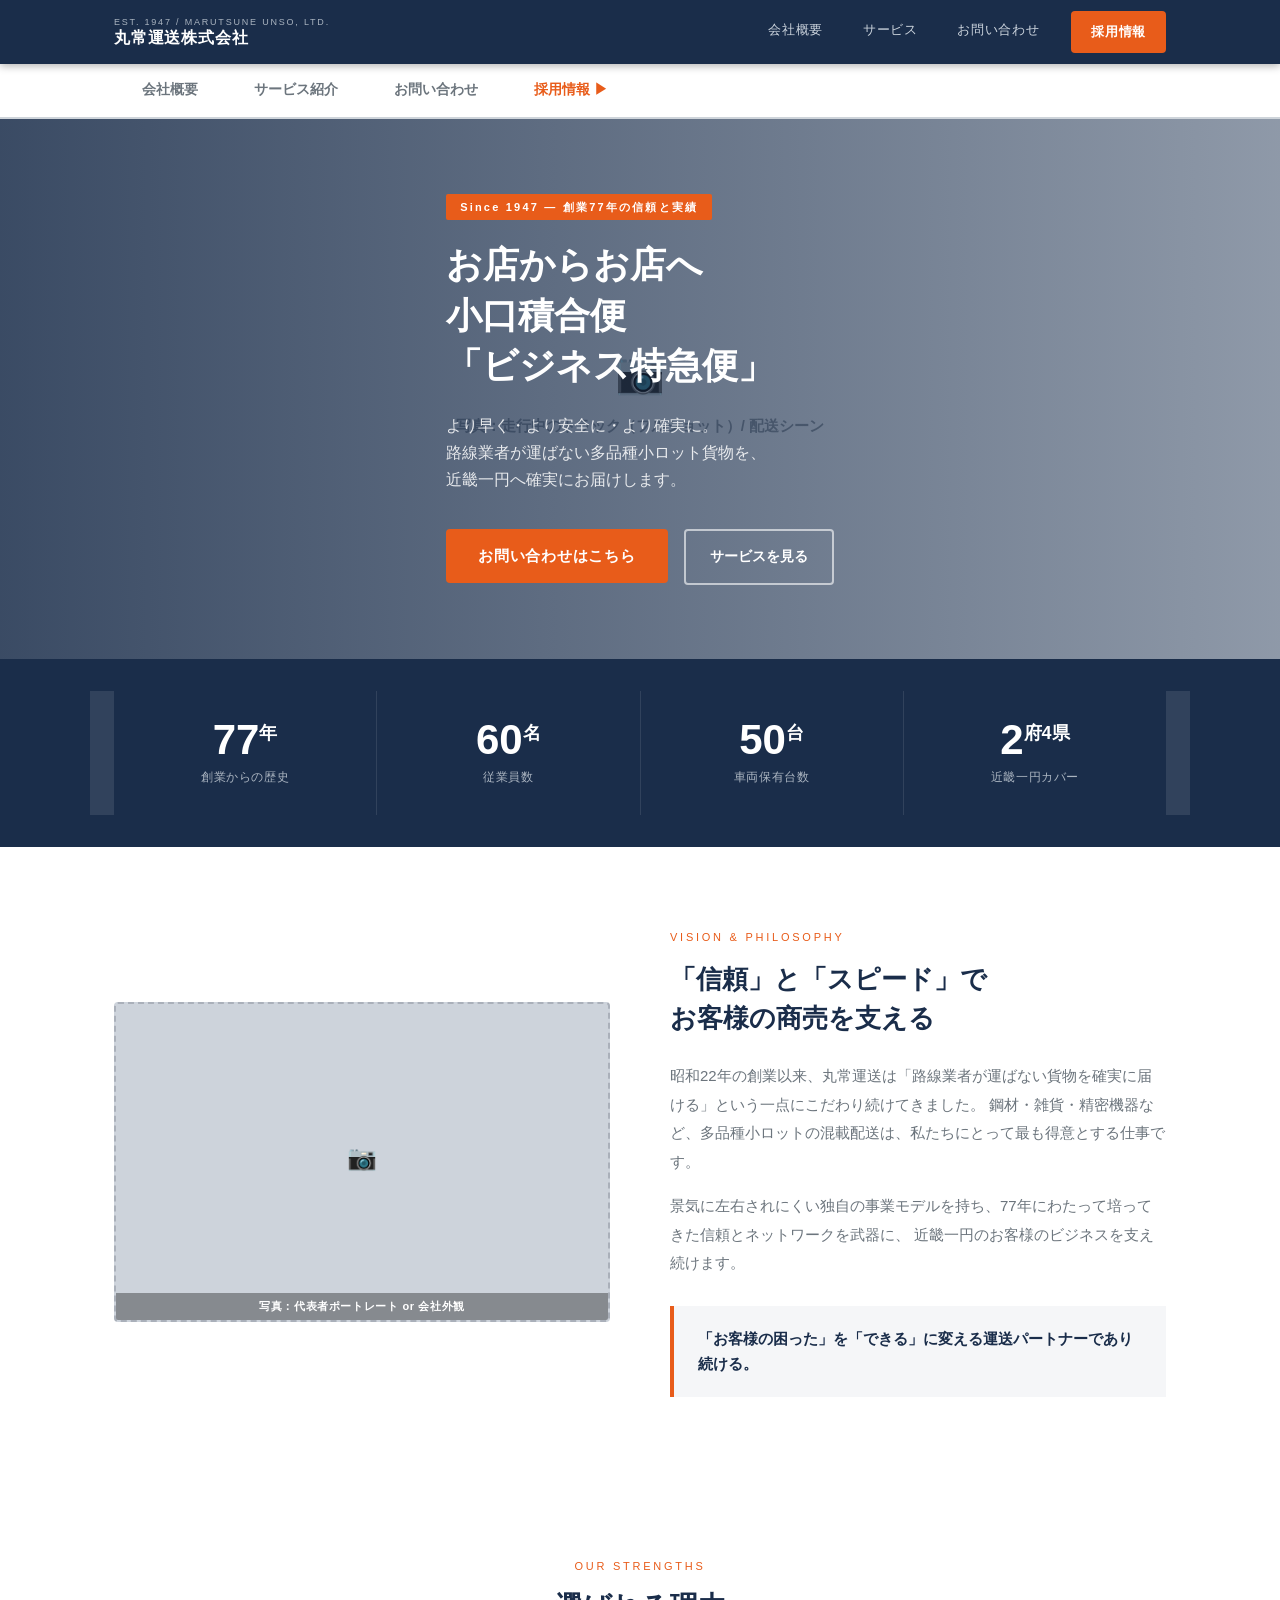
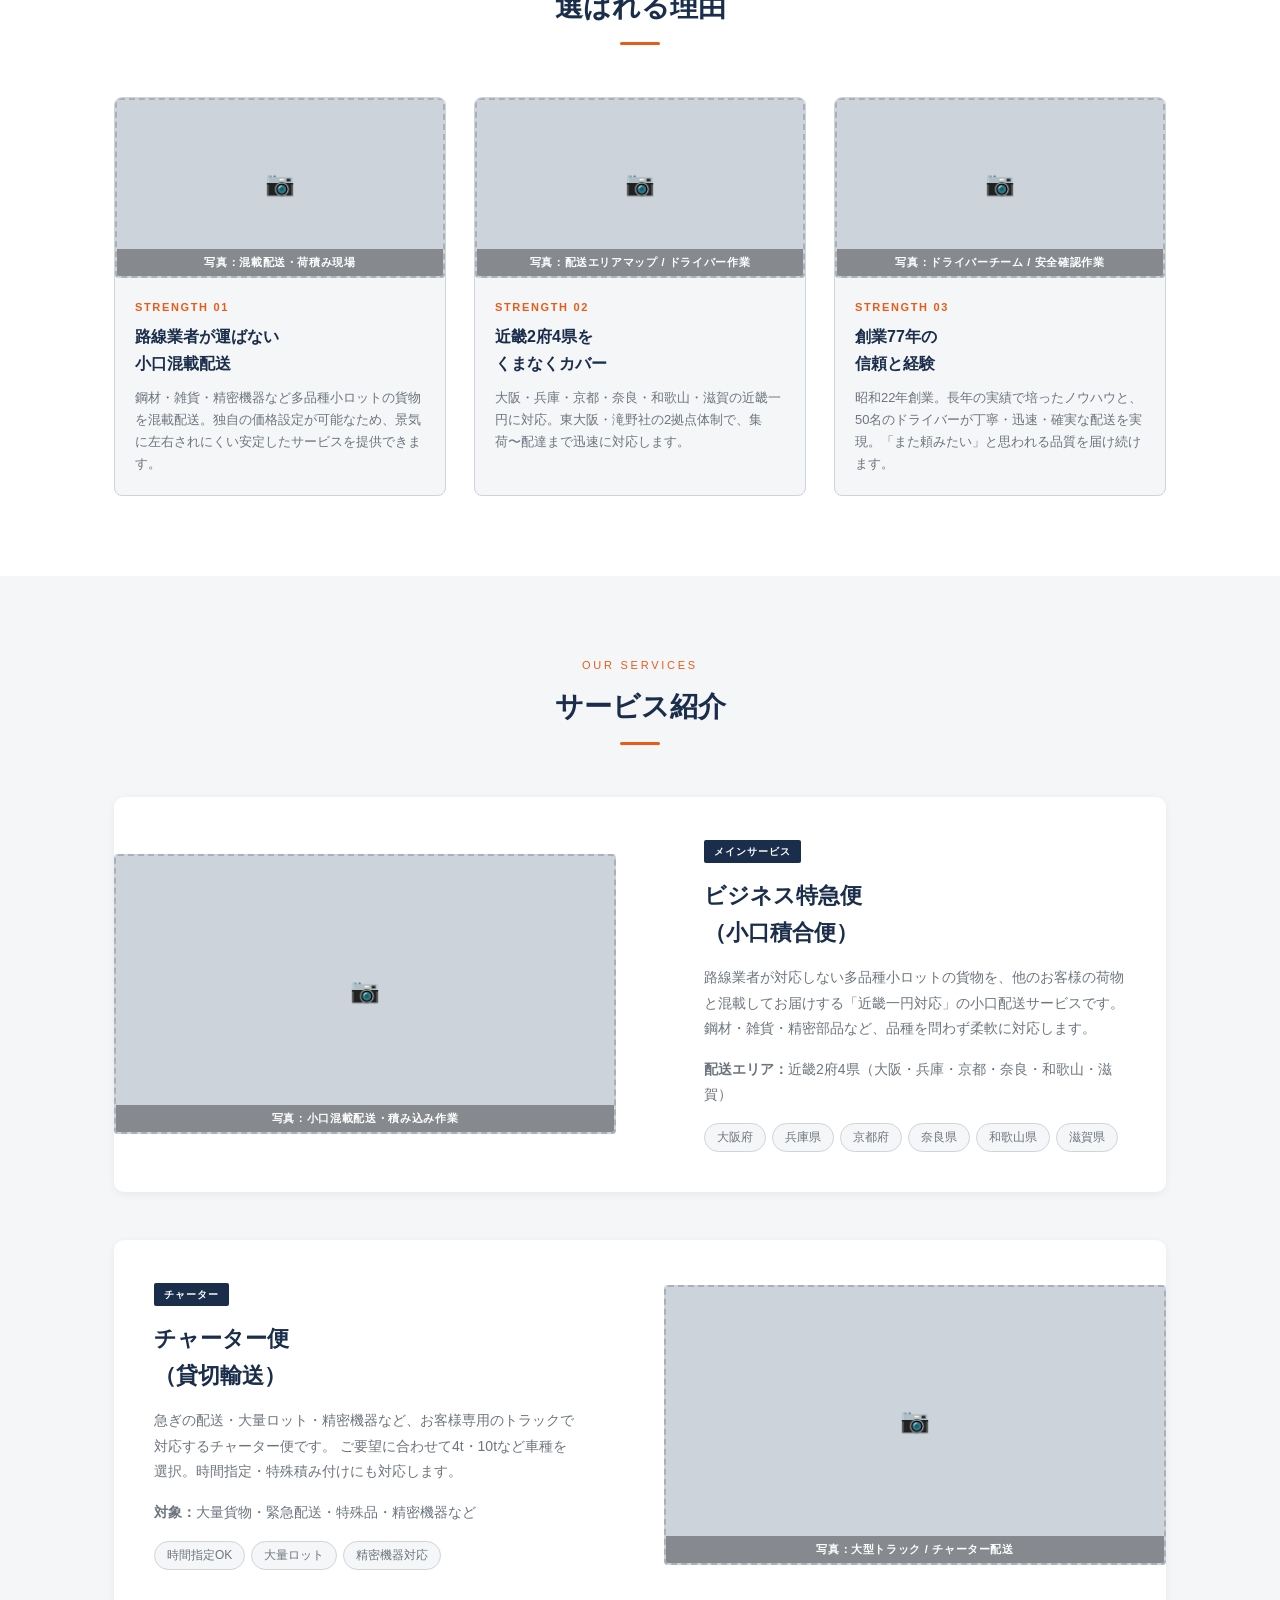
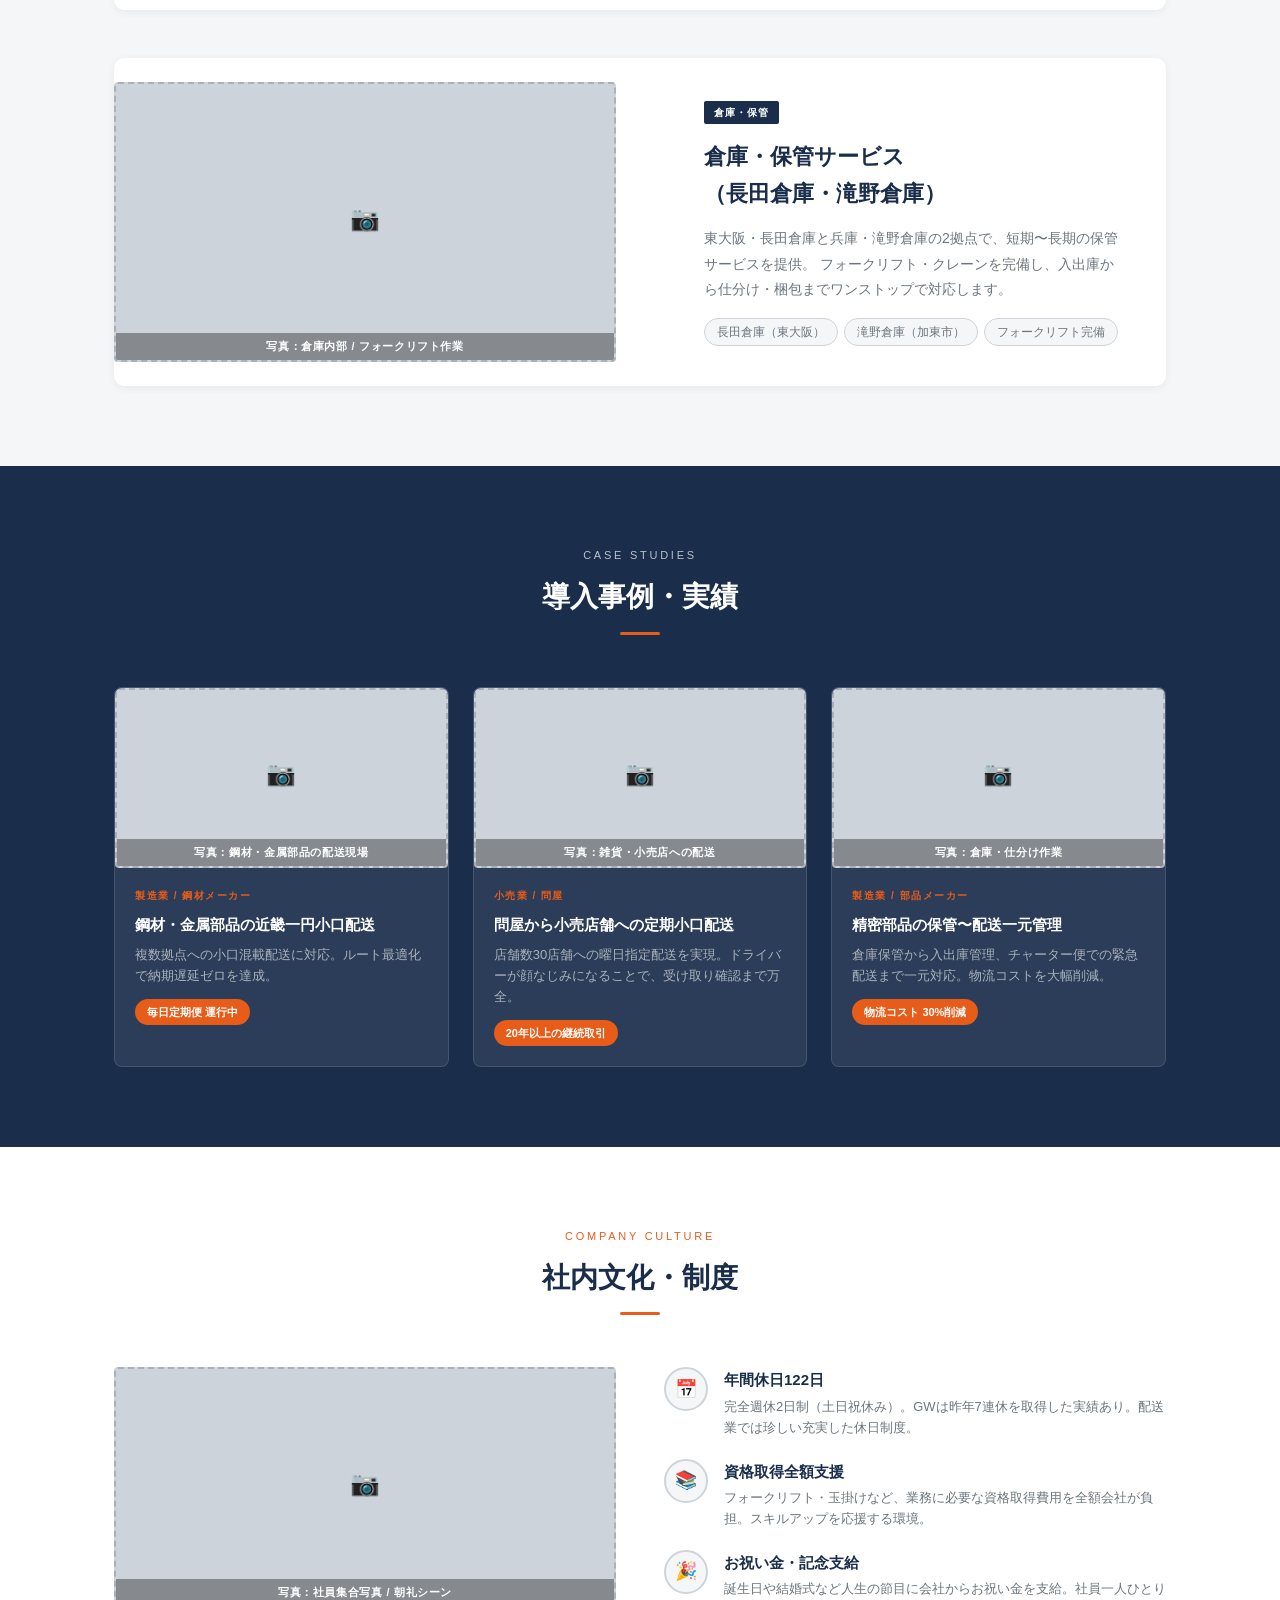
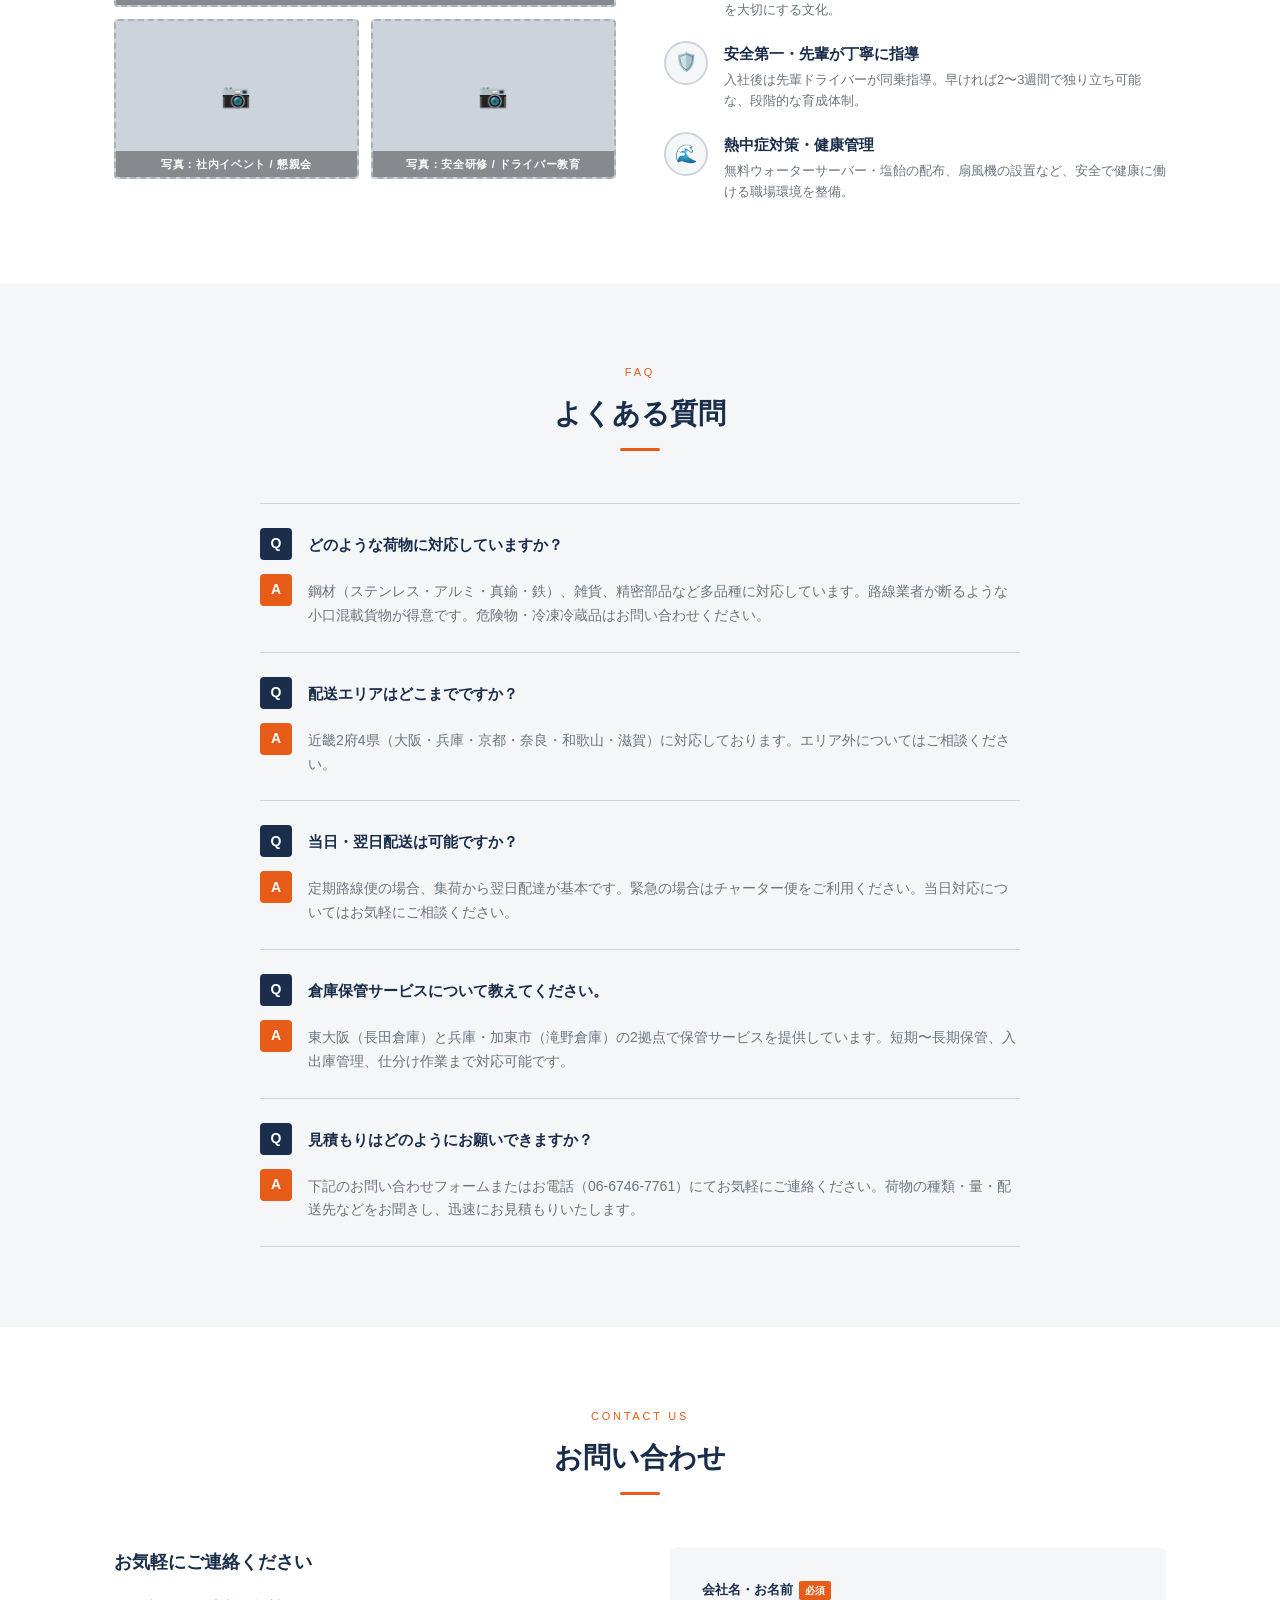
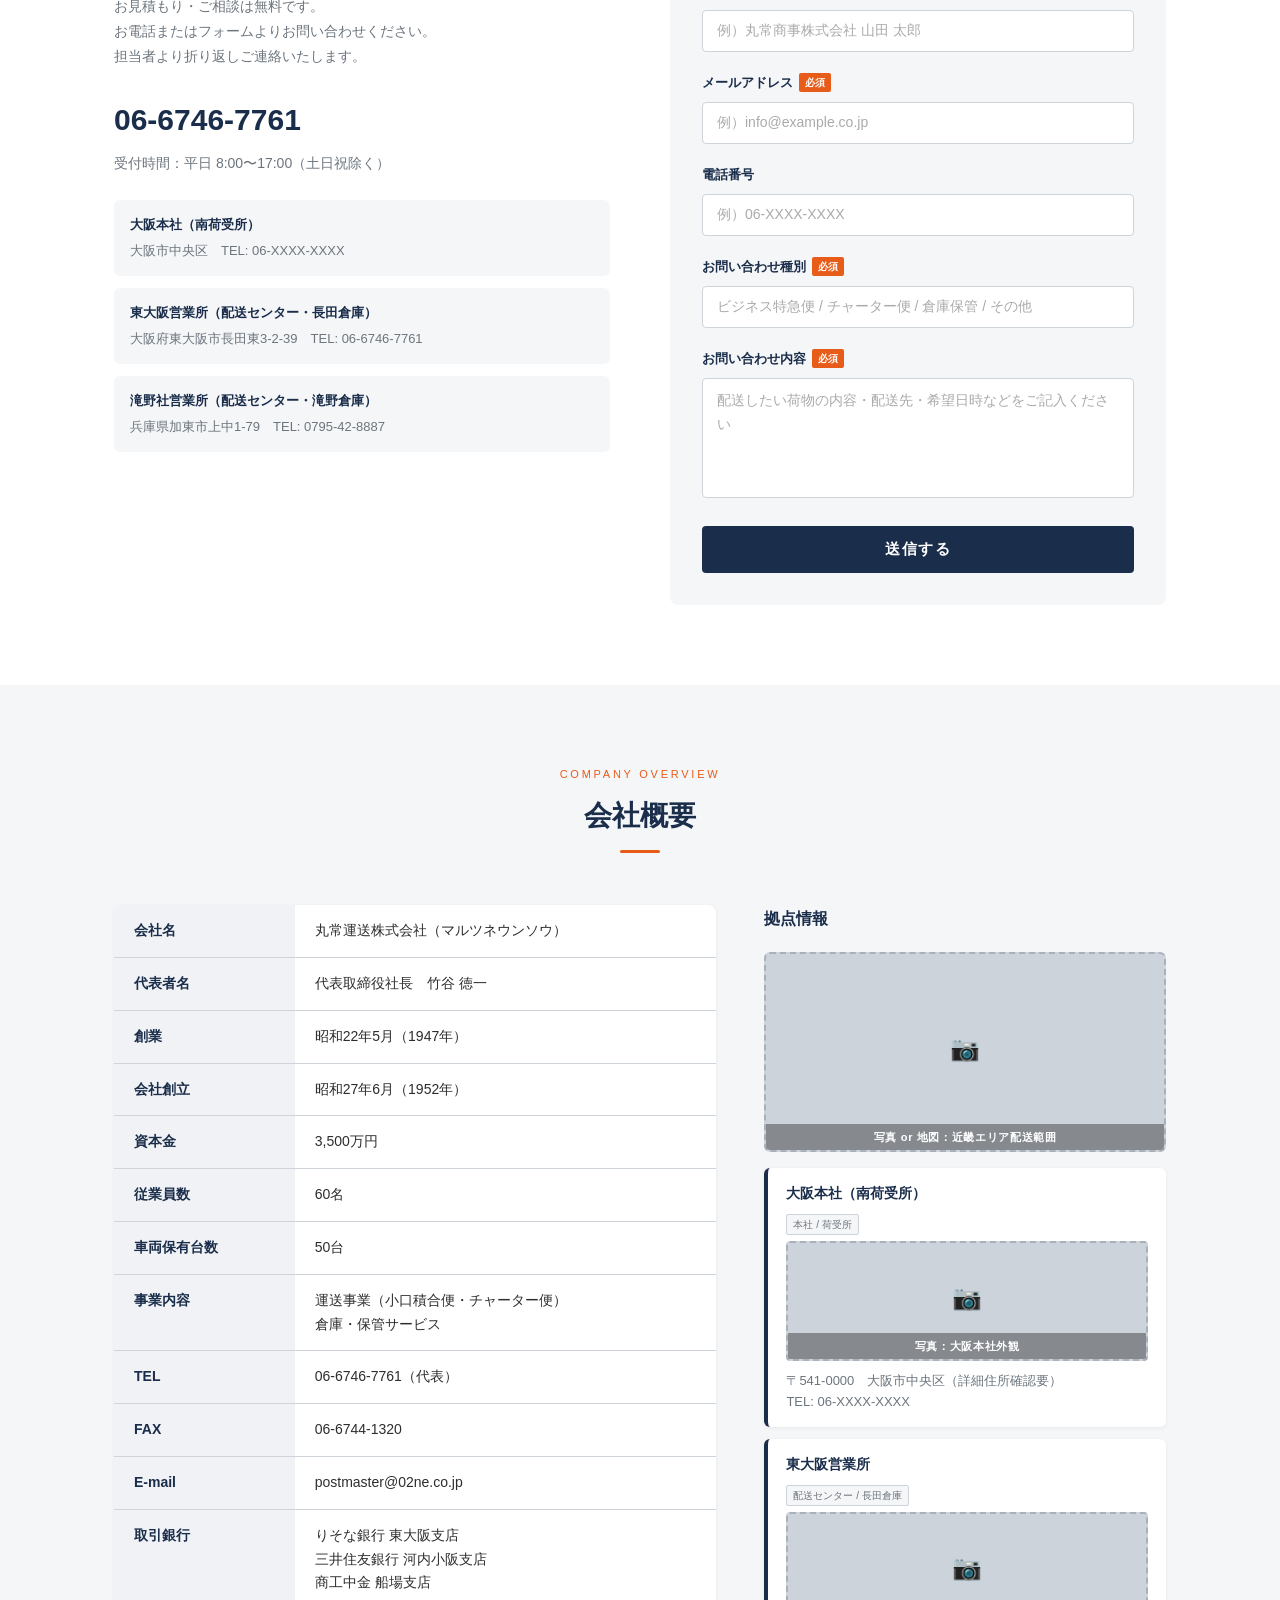
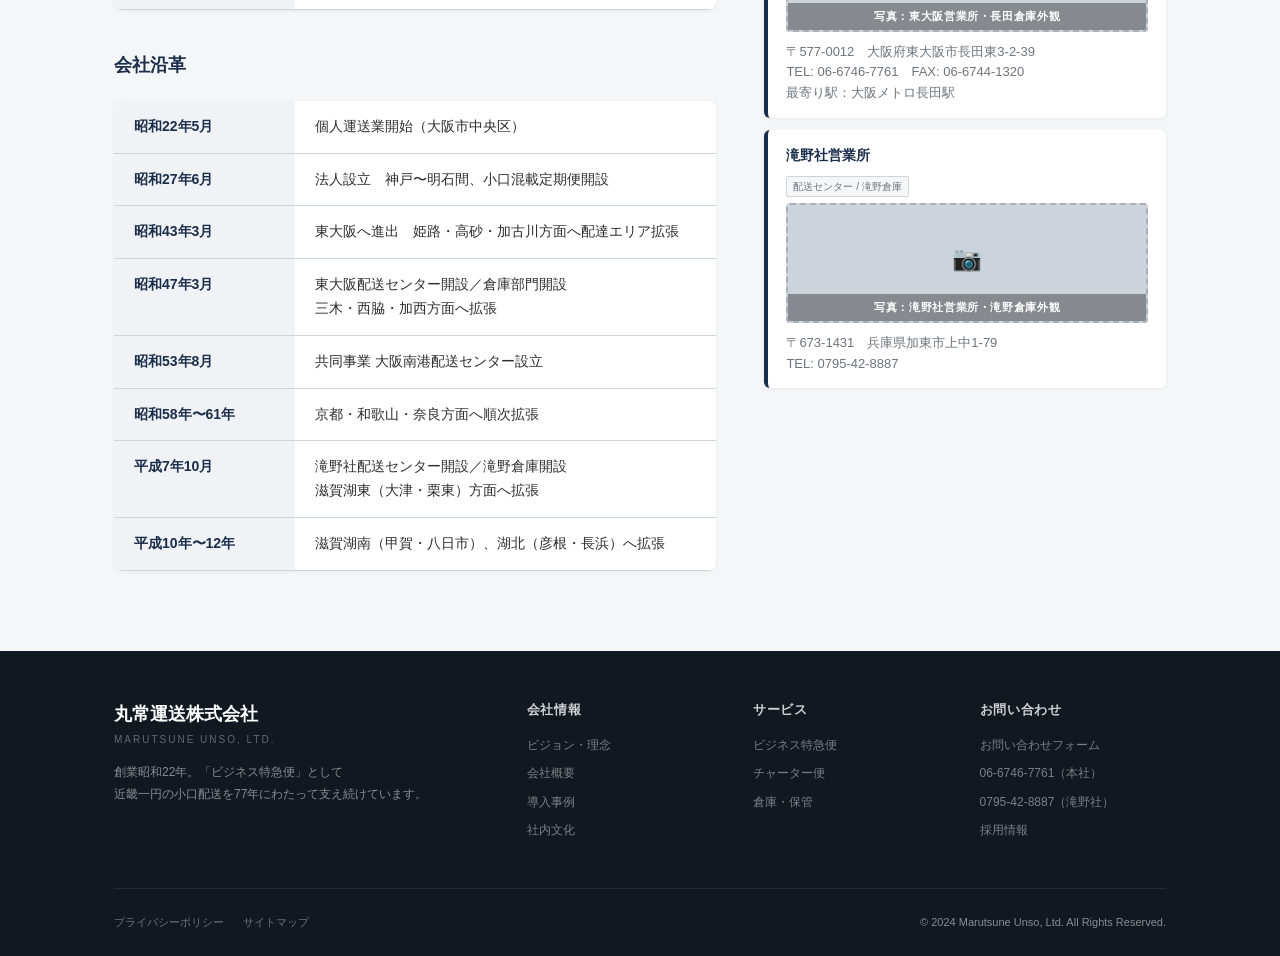
<file: index.html>
<!DOCTYPE html>
<html lang="ja">
<head>
  <meta charset="UTF-8">
  <meta name="viewport" content="width=device-width, initial-scale=1.0">
  <title>丸常運送株式会社 | 近畿一円 小口配達「ビジネス特急便」</title>
  <link rel="stylesheet" href="css/style.css">
  <style>
    /* ─── ページタブ スクロール連動（JS不使用の簡易版） ─── */
    .page-tabs a[href="#company"]:target-within,
    .page-tabs a.active { color: var(--color-primary); border-bottom-color: var(--color-primary); }
  </style>
</head>
<body>

<!-- ==============================
     グローバルヘッダー
     ============================== -->
<header class="site-header">
  <div class="container">
    <a href="index.html" class="site-logo">
      <span class="logo-en">Est. 1947 / Marutsune Unso, Ltd.</span>
      <span class="logo-ja">丸常運送株式会社</span>
    </a>
    <nav class="site-nav">
      <a href="#company">会社概要</a>
      <a href="#services">サービス</a>
      <a href="#contact">お問い合わせ</a>
      <a href="recruit.html" class="btn-recruit">採用情報</a>
    </nav>
    <button class="hamburger" id="hamburger" aria-label="メニュー">
      <span></span><span></span><span></span>
    </button>
  </div>
</header>

<!-- モバイルナビドロワー -->
<nav class="nav-drawer" id="nav-drawer">
  <a href="#company">会社概要</a>
  <a href="#services">サービス</a>
  <a href="#contact">お問い合わせ</a>
  <a href="recruit.html" class="btn-recruit">採用情報</a>
</nav>

<!-- ==============================
     ページタブ（セクション内リンク）
     ============================== -->
<nav class="page-tabs">
  <div class="container">
    <a href="#company" class="active">会社概要</a>
    <a href="#services">サービス紹介</a>
    <a href="#contact">お問い合わせ</a>
    <a href="recruit.html" class="tab-recruit">採用情報 ▶</a>
  </div>
</nav>

<!-- ==============================
  1. メインビジュアル（ヒーロー）
============================== -->
<section class="hero">
  <!-- 写真エリア：トラックが走るカットや倉庫の全景など -->
  <div class="hero-bg">
    写真：走行中のトラック（フルショット）/ 配送シーン
  </div>
  <div class="hero-overlay"></div>
  <div class="container">
    <div class="hero-content">
      <span class="hero-eyebrow">Since 1947 — 創業77年の信頼と実績</span>
      <h1>お店からお店へ<br>小口積合便<br>「ビジネス特急便」</h1>
      <p class="hero-sub">
        より早く・より安全に・より確実に。<br>
        路線業者が運ばない多品種小ロット貨物を、<br>
        近畿一円へ確実にお届けします。
      </p>
      <a href="#contact" class="hero-cta">お問い合わせはこちら</a>
      <a href="#services" class="hero-cta-sub">サービスを見る</a>
    </div>
  </div>
</section>

<!-- ==============================
  数字で見る丸常運送
============================== -->
<div class="stats-bar">
  <div class="container">
    <div class="stat-item">
      <div class="stat-num">77<sup>年</sup></div>
      <div class="stat-label">創業からの歴史</div>
    </div>
    <div class="stat-item">
      <div class="stat-num">60<sup>名</sup></div>
      <div class="stat-label">従業員数</div>
    </div>
    <div class="stat-item">
      <div class="stat-num">50<sup>台</sup></div>
      <div class="stat-label">車両保有台数</div>
    </div>
    <div class="stat-item">
      <div class="stat-num">2<sup>府4県</sup></div>
      <div class="stat-label">近畿一円カバー</div>
    </div>
  </div>
</div>

<!-- ==============================
  2. ビジョン・理念
============================== -->
<section class="vision" id="vision">
  <div class="container">
    <div class="vision-inner">
      <!-- 写真：代表者ポートレート or 会社外観 -->
      <div class="photo vision-photo">
        <div class="photo-label">写真：代表者ポートレート or 会社外観</div>
      </div>
      <div class="vision-text">
        <p class="label">VISION &amp; PHILOSOPHY</p>
        <h2>「信頼」と「スピード」で<br>お客様の商売を支える</h2>
        <p>
          昭和22年の創業以来、丸常運送は「路線業者が運ばない貨物を確実に届ける」という一点にこだわり続けてきました。
          鋼材・雑貨・精密機器など、多品種小ロットの混載配送は、私たちにとって最も得意とする仕事です。
        </p>
        <p>
          景気に左右されにくい独自の事業モデルを持ち、77年にわたって培ってきた信頼とネットワークを武器に、
          近畿一円のお客様のビジネスを支え続けます。
        </p>
        <div class="vision-credo">
          「お客様の困った」を「できる」に変える運送パートナーであり続ける。
        </div>
      </div>
    </div>
  </div>
</section>

<!-- ==============================
  3→4. 強み・選ばれる理由
============================== -->
<section class="strengths" id="strengths">
  <div class="container">
    <div class="section-head">
      <span class="en">Our Strengths</span>
      <h2>選ばれる理由</h2>
    </div>
    <div class="strengths-grid">

      <div class="strength-card">
        <!-- 写真：混載配送の現場 -->
        <div class="photo strength-photo">
          <div class="photo-label">写真：混載配送・荷積み現場</div>
        </div>
        <div class="strength-card-body">
          <p class="num">STRENGTH 01</p>
          <h3>路線業者が運ばない<br>小口混載配送</h3>
          <p>鋼材・雑貨・精密機器など多品種小ロットの貨物を混載配送。独自の価格設定が可能なため、景気に左右されにくい安定したサービスを提供できます。</p>
        </div>
      </div>

      <div class="strength-card">
        <!-- 写真：近畿エリアの地図 or ドライバー -->
        <div class="photo strength-photo">
          <div class="photo-label">写真：配送エリアマップ / ドライバー作業</div>
        </div>
        <div class="strength-card-body">
          <p class="num">STRENGTH 02</p>
          <h3>近畿2府4県を<br>くまなくカバー</h3>
          <p>大阪・兵庫・京都・奈良・和歌山・滋賀の近畿一円に対応。東大阪・滝野社の2拠点体制で、集荷〜配達まで迅速に対応します。</p>
        </div>
      </div>

      <div class="strength-card">
        <!-- 写真：ベテランドライバーと若手 -->
        <div class="photo strength-photo">
          <div class="photo-label">写真：ドライバーチーム / 安全確認作業</div>
        </div>
        <div class="strength-card-body">
          <p class="num">STRENGTH 03</p>
          <h3>創業77年の<br>信頼と経験</h3>
          <p>昭和22年創業。長年の実績で培ったノウハウと、50名のドライバーが丁寧・迅速・確実な配送を実現。「また頼みたい」と思われる品質を届け続けます。</p>
        </div>
      </div>

    </div>
  </div>
</section>

<!-- ==============================
  5. サービス紹介
============================== -->
<section class="services" id="services">
  <div class="container">
    <div class="section-head">
      <span class="en">Our Services</span>
      <h2>サービス紹介</h2>
    </div>

    <div class="services-list">

      <!-- サービス1：ビジネス特急便 -->
      <div class="service-item">
        <!-- 写真：小口混載配送の積み込み / 配送車 -->
        <div class="photo service-photo">
          <div class="photo-label">写真：小口混載配送・積み込み作業</div>
        </div>
        <div class="service-body">
          <span class="tag">メインサービス</span>
          <h3>ビジネス特急便<br>（小口積合便）</h3>
          <p>
            路線業者が対応しない多品種小ロットの貨物を、他のお客様の荷物と混載してお届けする「近畿一円対応」の小口配送サービスです。
            鋼材・雑貨・精密部品など、品種を問わず柔軟に対応します。
          </p>
          <p>
            <strong>配送エリア：</strong>近畿2府4県（大阪・兵庫・京都・奈良・和歌山・滋賀）
          </p>
          <div class="service-area">
            <span>大阪府</span><span>兵庫県</span><span>京都府</span>
            <span>奈良県</span><span>和歌山県</span><span>滋賀県</span>
          </div>
        </div>
      </div>

      <!-- サービス2：チャーター便 -->
      <div class="service-item reverse">
        <!-- 写真：大型トラック走行 / チャーター便 -->
        <div class="photo service-photo">
          <div class="photo-label">写真：大型トラック / チャーター配送</div>
        </div>
        <div class="service-body">
          <span class="tag">チャーター</span>
          <h3>チャーター便<br>（貸切輸送）</h3>
          <p>
            急ぎの配送・大量ロット・精密機器など、お客様専用のトラックで対応するチャーター便です。
            ご要望に合わせて4t・10tなど車種を選択。時間指定・特殊積み付けにも対応します。
          </p>
          <p>
            <strong>対象：</strong>大量貨物・緊急配送・特殊品・精密機器など
          </p>
          <div class="service-area">
            <span>時間指定OK</span><span>大量ロット</span><span>精密機器対応</span>
          </div>
        </div>
      </div>

      <!-- サービス3：倉庫・保管 -->
      <div class="service-item">
        <!-- 写真：倉庫内部 / フォークリフト作業 -->
        <div class="photo service-photo">
          <div class="photo-label">写真：倉庫内部 / フォークリフト作業</div>
        </div>
        <div class="service-body">
          <span class="tag">倉庫・保管</span>
          <h3>倉庫・保管サービス<br>（長田倉庫・滝野倉庫）</h3>
          <p>
            東大阪・長田倉庫と兵庫・滝野倉庫の2拠点で、短期〜長期の保管サービスを提供。
            フォークリフト・クレーンを完備し、入出庫から仕分け・梱包までワンストップで対応します。
          </p>
          <div class="service-area">
            <span>長田倉庫（東大阪）</span><span>滝野倉庫（加東市）</span>
            <span>フォークリフト完備</span>
          </div>
        </div>
      </div>

    </div>
  </div>
</section>

<!-- ==============================
  6. 導入事例・実績
============================== -->
<section class="results" id="results">
  <div class="container">
    <div class="section-head">
      <span class="en">Case Studies</span>
      <h2>導入事例・実績</h2>
    </div>
    <div class="results-grid">

      <div class="result-card">
        <!-- 写真：鋼材配送現場 -->
        <div class="photo result-photo">
          <div class="photo-label">写真：鋼材・金属部品の配送現場</div>
        </div>
        <div class="result-card-body">
          <p class="industry">製造業 / 鋼材メーカー</p>
          <h3>鋼材・金属部品の近畿一円小口配送</h3>
          <p>複数拠点への小口混載配送に対応。ルート最適化で納期遅延ゼロを達成。</p>
          <span class="badge">毎日定期便 運行中</span>
        </div>
      </div>

      <div class="result-card">
        <!-- 写真：雑貨・小口荷物 -->
        <div class="photo result-photo">
          <div class="photo-label">写真：雑貨・小売店への配送</div>
        </div>
        <div class="result-card-body">
          <p class="industry">小売業 / 問屋</p>
          <h3>問屋から小売店舗への定期小口配送</h3>
          <p>店舗数30店舗への曜日指定配送を実現。ドライバーが顔なじみになることで、受け取り確認まで万全。</p>
          <span class="badge">20年以上の継続取引</span>
        </div>
      </div>

      <div class="result-card">
        <!-- 写真：倉庫での仕分け作業 -->
        <div class="photo result-photo">
          <div class="photo-label">写真：倉庫・仕分け作業</div>
        </div>
        <div class="result-card-body">
          <p class="industry">製造業 / 部品メーカー</p>
          <h3>精密部品の保管〜配送一元管理</h3>
          <p>倉庫保管から入出庫管理、チャーター便での緊急配送まで一元対応。物流コストを大幅削減。</p>
          <span class="badge">物流コスト 30%削減</span>
        </div>
      </div>

    </div>
  </div>
</section>

<!-- ==============================
  7. 社内文化・制度
============================== -->
<section class="culture" id="culture">
  <div class="container">
    <div class="section-head">
      <span class="en">Company Culture</span>
      <h2>社内文化・制度</h2>
    </div>
    <div class="culture-inner">

      <!-- 写真エリア -->
      <div class="culture-photos">
        <!-- 写真：社員集合写真 -->
        <div class="photo culture-photo-main">
          <div class="photo-label">写真：社員集合写真 / 朝礼シーン</div>
        </div>
        <!-- 写真：社内イベント -->
        <div class="photo culture-photo-sub">
          <div class="photo-label">写真：社内イベント / 懇親会</div>
        </div>
        <!-- 写真：安全研修 -->
        <div class="photo culture-photo-sub">
          <div class="photo-label">写真：安全研修 / ドライバー教育</div>
        </div>
      </div>

      <!-- 制度リスト -->
      <div>
        <div class="culture-list">
          <div class="culture-item">
            <div class="culture-icon">📅</div>
            <div>
              <h3>年間休日122日</h3>
              <p>完全週休2日制（土日祝休み）。GWは昨年7連休を取得した実績あり。配送業では珍しい充実した休日制度。</p>
            </div>
          </div>
          <div class="culture-item">
            <div class="culture-icon">📚</div>
            <div>
              <h3>資格取得全額支援</h3>
              <p>フォークリフト・玉掛けなど、業務に必要な資格取得費用を全額会社が負担。スキルアップを応援する環境。</p>
            </div>
          </div>
          <div class="culture-item">
            <div class="culture-icon">🎉</div>
            <div>
              <h3>お祝い金・記念支給</h3>
              <p>誕生日や結婚式など人生の節目に会社からお祝い金を支給。社員一人ひとりを大切にする文化。</p>
            </div>
          </div>
          <div class="culture-item">
            <div class="culture-icon">🛡️</div>
            <div>
              <h3>安全第一・先輩が丁寧に指導</h3>
              <p>入社後は先輩ドライバーが同乗指導。早ければ2〜3週間で独り立ち可能な、段階的な育成体制。</p>
            </div>
          </div>
          <div class="culture-item">
            <div class="culture-icon">🌊</div>
            <div>
              <h3>熱中症対策・健康管理</h3>
              <p>無料ウォーターサーバー・塩飴の配布、扇風機の設置など、安全で健康に働ける職場環境を整備。</p>
            </div>
          </div>
        </div>
      </div>
    </div>
  </div>
</section>

<!-- ==============================
  8. よくある質問
============================== -->
<section class="faq" id="faq">
  <div class="container">
    <div class="section-head">
      <span class="en">FAQ</span>
      <h2>よくある質問</h2>
    </div>
    <div class="faq-list">

      <div class="faq-item">
        <div class="faq-q">
          <span class="q-icon">Q</span>
          <span class="q-text">どのような荷物に対応していますか？</span>
        </div>
        <div class="faq-a">
          <span class="a-icon">A</span>
          <span class="a-text">鋼材（ステンレス・アルミ・真鍮・鉄）、雑貨、精密部品など多品種に対応しています。路線業者が断るような小口混載貨物が得意です。危険物・冷凍冷蔵品はお問い合わせください。</span>
        </div>
      </div>

      <div class="faq-item">
        <div class="faq-q">
          <span class="q-icon">Q</span>
          <span class="q-text">配送エリアはどこまでですか？</span>
        </div>
        <div class="faq-a">
          <span class="a-icon">A</span>
          <span class="a-text">近畿2府4県（大阪・兵庫・京都・奈良・和歌山・滋賀）に対応しております。エリア外についてはご相談ください。</span>
        </div>
      </div>

      <div class="faq-item">
        <div class="faq-q">
          <span class="q-icon">Q</span>
          <span class="q-text">当日・翌日配送は可能ですか？</span>
        </div>
        <div class="faq-a">
          <span class="a-icon">A</span>
          <span class="a-text">定期路線便の場合、集荷から翌日配達が基本です。緊急の場合はチャーター便をご利用ください。当日対応についてはお気軽にご相談ください。</span>
        </div>
      </div>

      <div class="faq-item">
        <div class="faq-q">
          <span class="q-icon">Q</span>
          <span class="q-text">倉庫保管サービスについて教えてください。</span>
        </div>
        <div class="faq-a">
          <span class="a-icon">A</span>
          <span class="a-text">東大阪（長田倉庫）と兵庫・加東市（滝野倉庫）の2拠点で保管サービスを提供しています。短期〜長期保管、入出庫管理、仕分け作業まで対応可能です。</span>
        </div>
      </div>

      <div class="faq-item">
        <div class="faq-q">
          <span class="q-icon">Q</span>
          <span class="q-text">見積もりはどのようにお願いできますか？</span>
        </div>
        <div class="faq-a">
          <span class="a-icon">A</span>
          <span class="a-text">下記のお問い合わせフォームまたはお電話（06-6746-7761）にてお気軽にご連絡ください。荷物の種類・量・配送先などをお聞きし、迅速にお見積もりいたします。</span>
        </div>
      </div>

    </div>
  </div>
</section>

<!-- ==============================
  9. お問い合わせ
============================== -->
<section class="contact" id="contact">
  <div class="container">
    <div class="section-head">
      <span class="en">Contact Us</span>
      <h2>お問い合わせ</h2>
    </div>
    <div class="contact-inner">

      <!-- 連絡先情報 -->
      <div class="contact-info">
        <h3>お気軽にご連絡ください</h3>
        <p>
          お見積もり・ご相談は無料です。<br>
          お電話またはフォームよりお問い合わせください。<br>
          担当者より折り返しご連絡いたします。
        </p>
        <div class="contact-tel">
          <a href="tel:0667467761">06-6746-7761</a>
        </div>
        <p class="contact-hours">受付時間：平日 8:00〜17:00（土日祝除く）</p>

        <div class="contact-offices">
          <div class="contact-office">
            <strong>大阪本社（南荷受所）</strong>
            <span>大阪市中央区　TEL: 06-XXXX-XXXX</span>
          </div>
          <div class="contact-office">
            <strong>東大阪営業所（配送センター・長田倉庫）</strong>
            <span>大阪府東大阪市長田東3-2-39　TEL: 06-6746-7761</span>
          </div>
          <div class="contact-office">
            <strong>滝野社営業所（配送センター・滝野倉庫）</strong>
            <span>兵庫県加東市上中1-79　TEL: 0795-42-8887</span>
          </div>
        </div>
      </div>

      <!-- お問い合わせフォーム -->
      <div class="contact-form">
        <div class="form-group">
          <label>会社名・お名前 <span class="required">必須</span></label>
          <div class="form-control" style="display:flex;align-items:center;color:#aaa;">例）丸常商事株式会社 山田 太郎</div>
        </div>
        <div class="form-group">
          <label>メールアドレス <span class="required">必須</span></label>
          <div class="form-control" style="display:flex;align-items:center;color:#aaa;">例）info@example.co.jp</div>
        </div>
        <div class="form-group">
          <label>電話番号</label>
          <div class="form-control" style="display:flex;align-items:center;color:#aaa;">例）06-XXXX-XXXX</div>
        </div>
        <div class="form-group">
          <label>お問い合わせ種別 <span class="required">必須</span></label>
          <div class="form-control" style="display:flex;align-items:center;color:#aaa;">ビジネス特急便 / チャーター便 / 倉庫保管 / その他</div>
        </div>
        <div class="form-group">
          <label>お問い合わせ内容 <span class="required">必須</span></label>
          <div class="form-control textarea" style="display:flex;align-items:flex-start;color:#aaa;padding-top:10px;">配送したい荷物の内容・配送先・希望日時などをご記入ください</div>
        </div>
        <button class="btn-submit">送信する</button>
      </div>
    </div>
  </div>
</section>

<!-- ==============================
  10. 会社概要（フッター直前）
============================== -->
<section class="company-overview" id="company">
  <div class="container">
    <div class="section-head">
      <span class="en">Company Overview</span>
      <h2>会社概要</h2>
    </div>

    <div class="overview-layout">
      <!-- 会社概況テーブル -->
      <div>
        <table class="company-table">
          <tbody>
            <tr><th>会社名</th><td>丸常運送株式会社（マルツネウンソウ）</td></tr>
            <tr><th>代表者名</th><td>代表取締役社長　竹谷 徳一</td></tr>
            <tr><th>創業</th><td>昭和22年5月（1947年）</td></tr>
            <tr><th>会社創立</th><td>昭和27年6月（1952年）</td></tr>
            <tr><th>資本金</th><td>3,500万円</td></tr>
            <tr><th>従業員数</th><td>60名</td></tr>
            <tr><th>車両保有台数</th><td>50台</td></tr>
            <tr><th>事業内容</th><td>運送事業（小口積合便・チャーター便）<br>倉庫・保管サービス</td></tr>
            <tr><th>TEL</th><td>06-6746-7761（代表）</td></tr>
            <tr><th>FAX</th><td>06-6744-1320</td></tr>
            <tr><th>E-mail</th><td>postmaster@02ne.co.jp</td></tr>
            <tr><th>取引銀行</th><td>りそな銀行 東大阪支店<br>三井住友銀行 河内小阪支店<br>商工中金 船場支店</td></tr>
          </tbody>
        </table>

        <!-- 会社沿革 -->
        <div style="margin-top: 40px;">
          <h3 style="font-size:18px;font-weight:800;color:var(--color-primary);margin-bottom:20px;">会社沿革</h3>
          <table class="company-table">
            <tbody>
              <tr><th>昭和22年5月</th><td>個人運送業開始（大阪市中央区）</td></tr>
              <tr><th>昭和27年6月</th><td>法人設立　神戸〜明石間、小口混載定期便開設</td></tr>
              <tr><th>昭和43年3月</th><td>東大阪へ進出　姫路・高砂・加古川方面へ配達エリア拡張</td></tr>
              <tr><th>昭和47年3月</th><td>東大阪配送センター開設／倉庫部門開設<br>三木・西脇・加西方面へ拡張</td></tr>
              <tr><th>昭和53年8月</th><td>共同事業 大阪南港配送センター設立</td></tr>
              <tr><th>昭和58年〜61年</th><td>京都・和歌山・奈良方面へ順次拡張</td></tr>
              <tr><th>平成7年10月</th><td>滝野社配送センター開設／滝野倉庫開設<br>滋賀湖東（大津・栗東）方面へ拡張</td></tr>
              <tr><th>平成10年〜12年</th><td>滋賀湖南（甲賀・八日市）、湖北（彦根・長浜）へ拡張</td></tr>
            </tbody>
          </table>
        </div>
      </div>

      <!-- 拠点情報 -->
      <div class="overview-map-area">
        <h3>拠点情報</h3>

        <!-- 写真：エリアマップ or 拠点外観 -->
        <div class="photo map-photo">
          <div class="photo-label">写真 or 地図：近畿エリア配送範囲</div>
        </div>

        <div class="branch-cards">
          <!-- 大阪本社 -->
          <div class="branch-card">
            <div class="branch-name">大阪本社（南荷受所）</div>
            <div class="branch-tag">本社 / 荷受所</div>
            <!-- 写真：本社外観 -->
            <div class="photo" style="height:120px;border-radius:4px;margin-bottom:10px;">
              <div class="photo-label">写真：大阪本社外観</div>
            </div>
            <p>〒541-0000　大阪市中央区（詳細住所確認要）<br>TEL: 06-XXXX-XXXX</p>
          </div>

          <!-- 東大阪営業所 -->
          <div class="branch-card">
            <div class="branch-name">東大阪営業所</div>
            <div class="branch-tag">配送センター / 長田倉庫</div>
            <!-- 写真：東大阪営業所外観 -->
            <div class="photo" style="height:120px;border-radius:4px;margin-bottom:10px;">
              <div class="photo-label">写真：東大阪営業所・長田倉庫外観</div>
            </div>
            <p>〒577-0012　大阪府東大阪市長田東3-2-39<br>TEL: 06-6746-7761　FAX: 06-6744-1320<br>最寄り駅：大阪メトロ長田駅</p>
          </div>

          <!-- 滝野社営業所 -->
          <div class="branch-card">
            <div class="branch-name">滝野社営業所</div>
            <div class="branch-tag">配送センター / 滝野倉庫</div>
            <!-- 写真：滝野社営業所外観 -->
            <div class="photo" style="height:120px;border-radius:4px;margin-bottom:10px;">
              <div class="photo-label">写真：滝野社営業所・滝野倉庫外観</div>
            </div>
            <p>〒673-1431　兵庫県加東市上中1-79<br>TEL: 0795-42-8887</p>
          </div>
        </div>
      </div>
    </div>
  </div>
</section>

<!-- ==============================
  フッター
============================== -->
<footer class="site-footer">
  <div class="container">
    <div class="footer-inner">
      <div class="footer-brand">
        <div class="logo-ja">丸常運送株式会社</div>
        <div class="logo-en">MARUTSUNE UNSO, LTD.</div>
        <p>
          創業昭和22年。「ビジネス特急便」として<br>
          近畿一円の小口配送を77年にわたって支え続けています。
        </p>
      </div>
      <div class="footer-col">
        <h4>会社情報</h4>
        <ul>
          <li><a href="#vision">ビジョン・理念</a></li>
          <li><a href="#company">会社概要</a></li>
          <li><a href="#results">導入事例</a></li>
          <li><a href="#culture">社内文化</a></li>
        </ul>
      </div>
      <div class="footer-col">
        <h4>サービス</h4>
        <ul>
          <li><a href="#services">ビジネス特急便</a></li>
          <li><a href="#services">チャーター便</a></li>
          <li><a href="#services">倉庫・保管</a></li>
        </ul>
      </div>
      <div class="footer-col">
        <h4>お問い合わせ</h4>
        <ul>
          <li><a href="#contact">お問い合わせフォーム</a></li>
          <li><a href="tel:0667467761">06-6746-7761（本社）</a></li>
          <li><a href="tel:0795428887">0795-42-8887（滝野社）</a></li>
          <li><a href="recruit.html">採用情報</a></li>
        </ul>
      </div>
    </div>
    <div class="footer-bottom">
      <div>
        <a href="#">プライバシーポリシー</a>
        <a href="#">サイトマップ</a>
      </div>
      <p>© 2024 Marutsune Unso, Ltd. All Rights Reserved.</p>
    </div>
  </div>
</footer>

<script>
  /* ハンバーガーメニュー */
  const hamburger = document.getElementById('hamburger');
  const drawer    = document.getElementById('nav-drawer');
  hamburger.addEventListener('click', () => {
    const open = drawer.classList.toggle('open');
    hamburger.classList.toggle('open', open);
  });
  drawer.querySelectorAll('a').forEach(a => {
    a.addEventListener('click', () => {
      drawer.classList.remove('open');
      hamburger.classList.remove('open');
    });
  });

  /* タブのアクティブ制御（スクロール連動） */
  const tabs = document.querySelectorAll('.page-tabs a[href^="#"]');
  const sections = [];
  tabs.forEach(tab => {
    const id = tab.getAttribute('href').replace('#','');
    const el = document.getElementById(id);
    if(el) sections.push({tab, el});
  });
  window.addEventListener('scroll', () => {
    let current = '';
    sections.forEach(({el}) => {
      if(window.scrollY >= el.offsetTop - 120) current = el.id;
    });
    tabs.forEach(tab => {
      const id = tab.getAttribute('href').replace('#','');
      tab.classList.toggle('active', id === current);
    });
  });
</script>

</body>
</html>
</file>
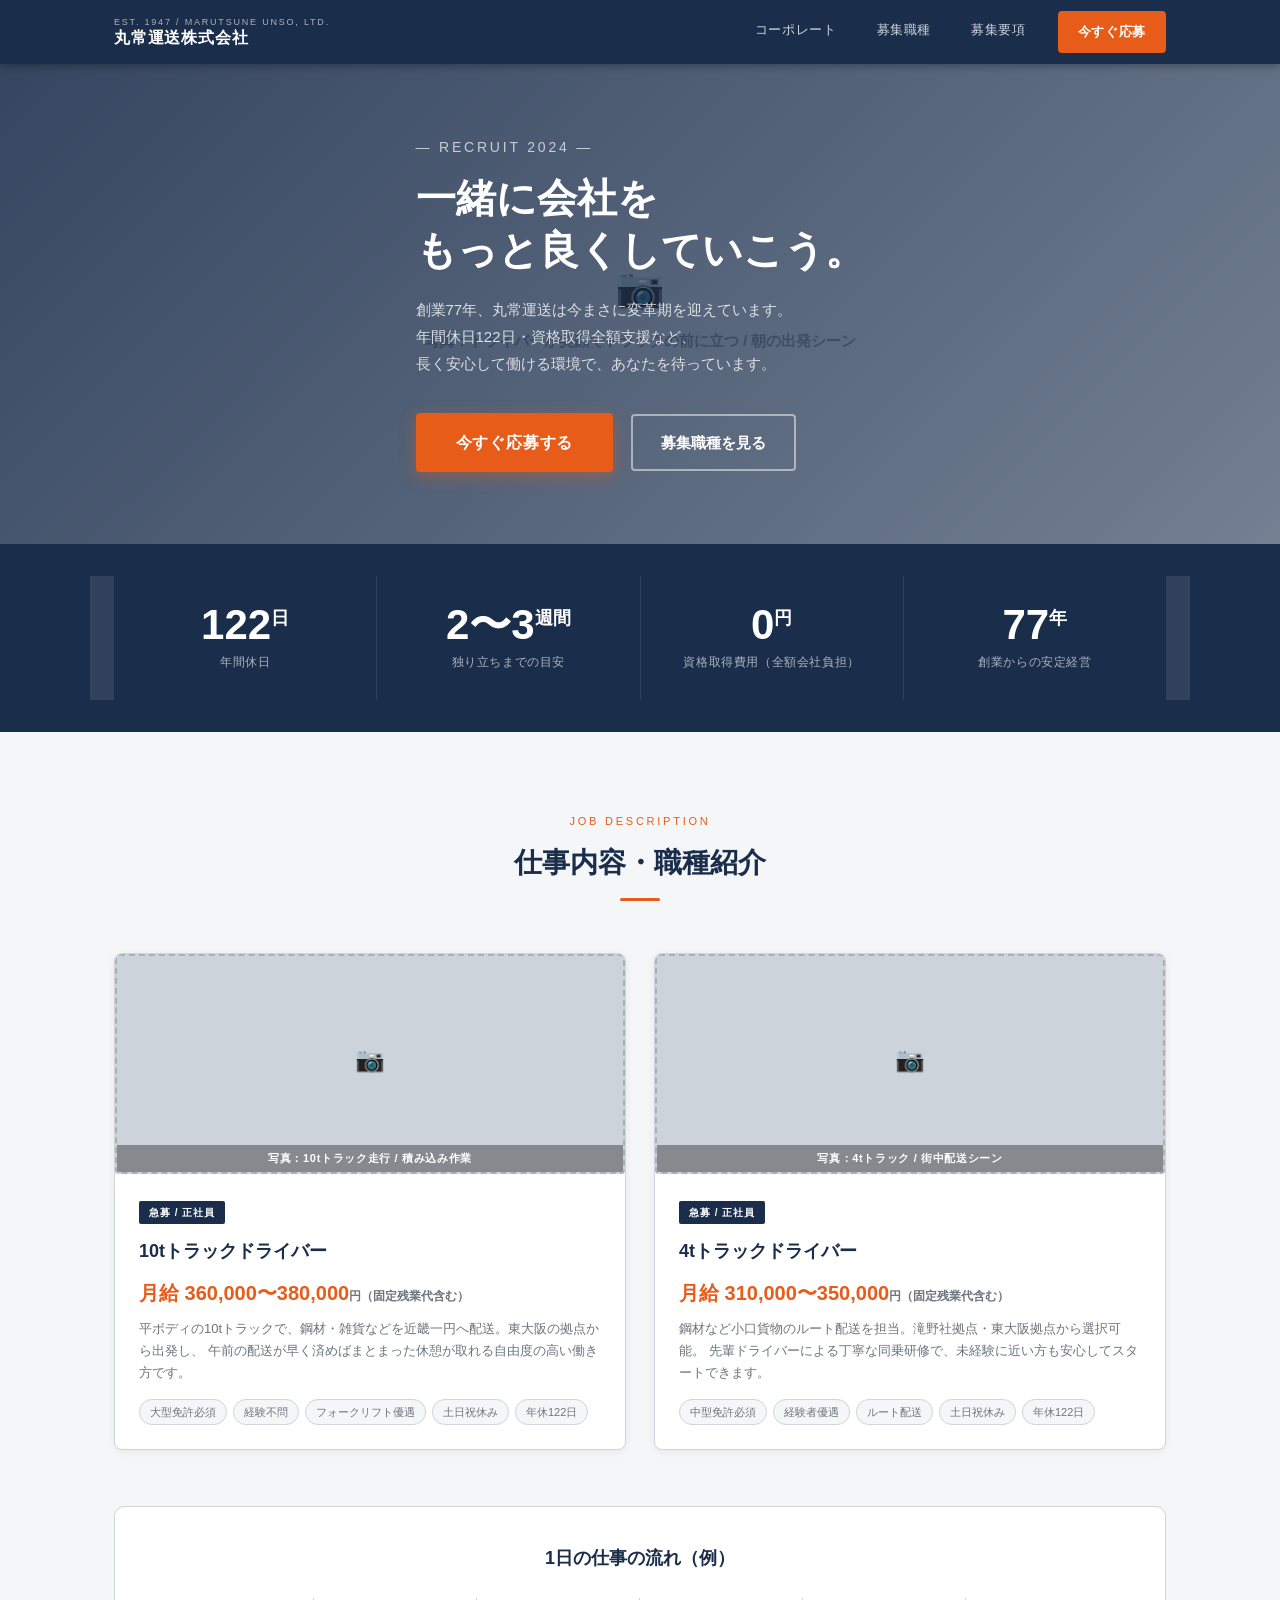
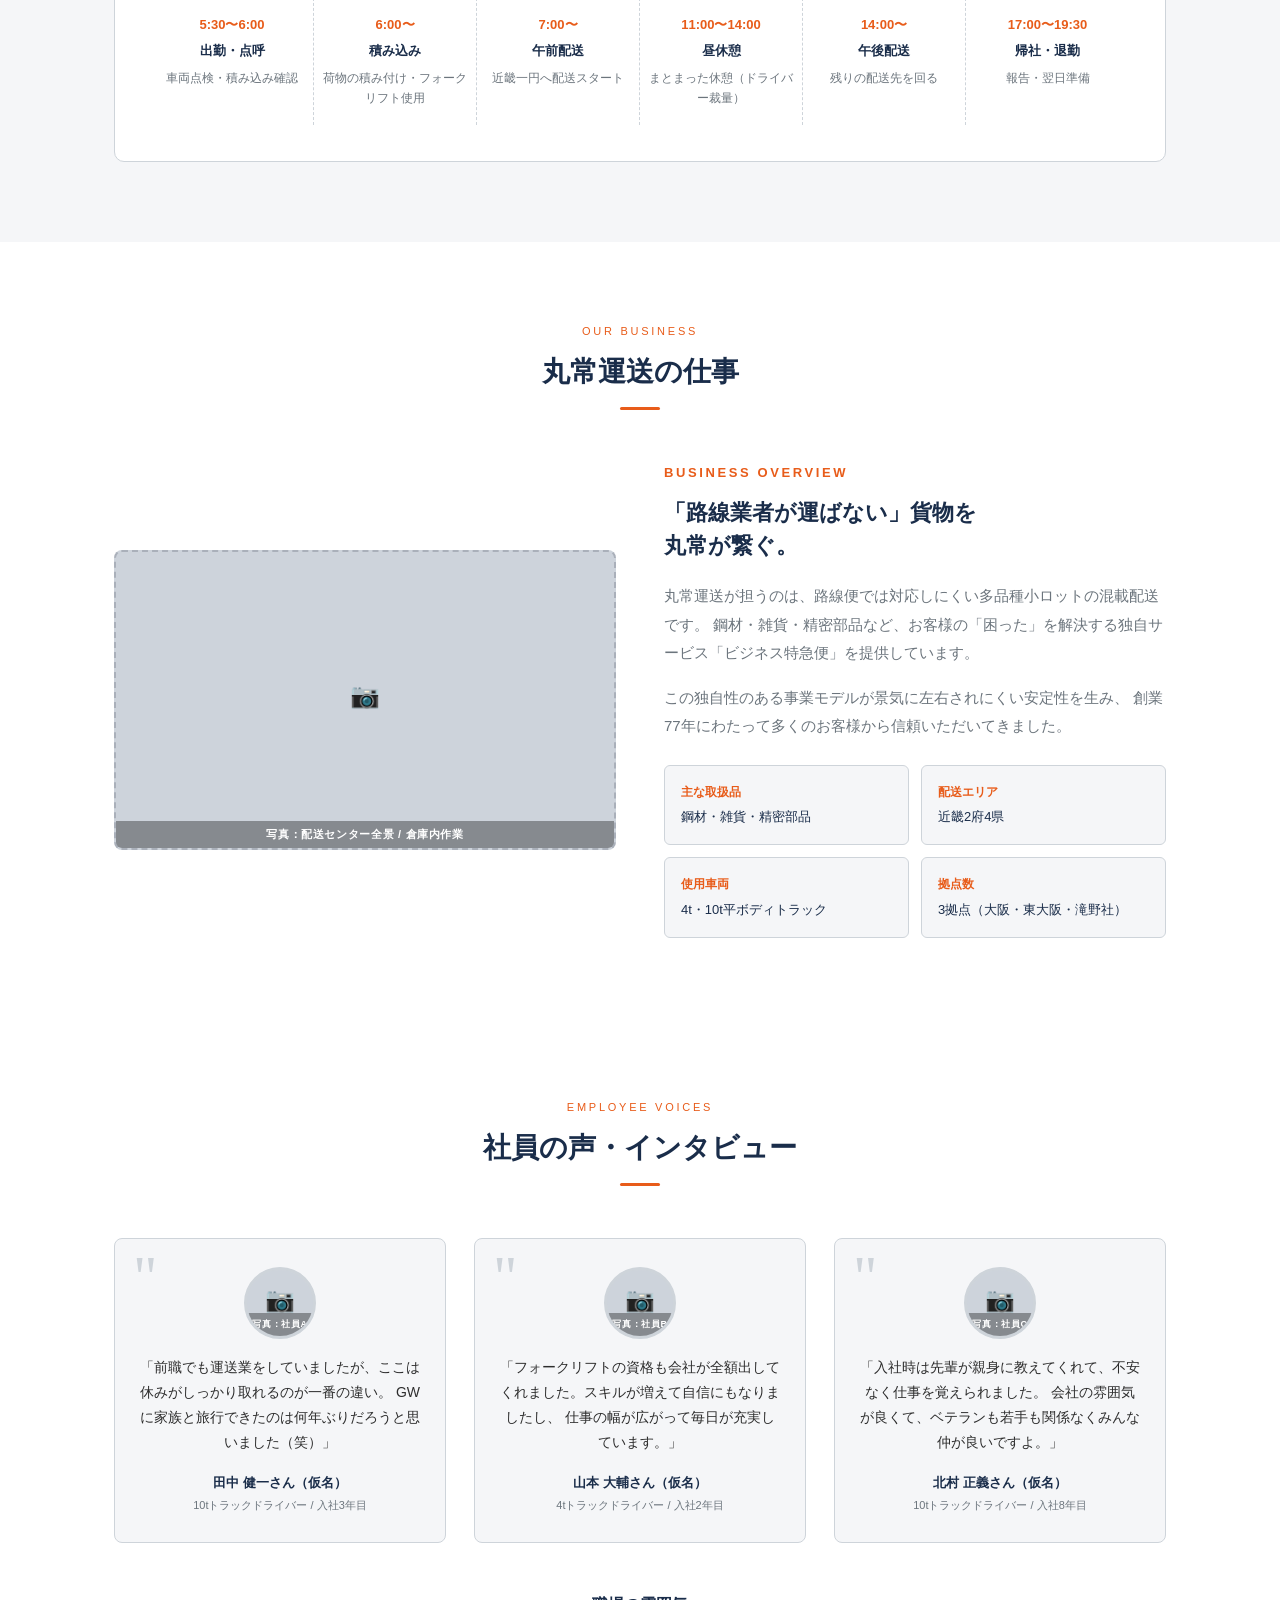
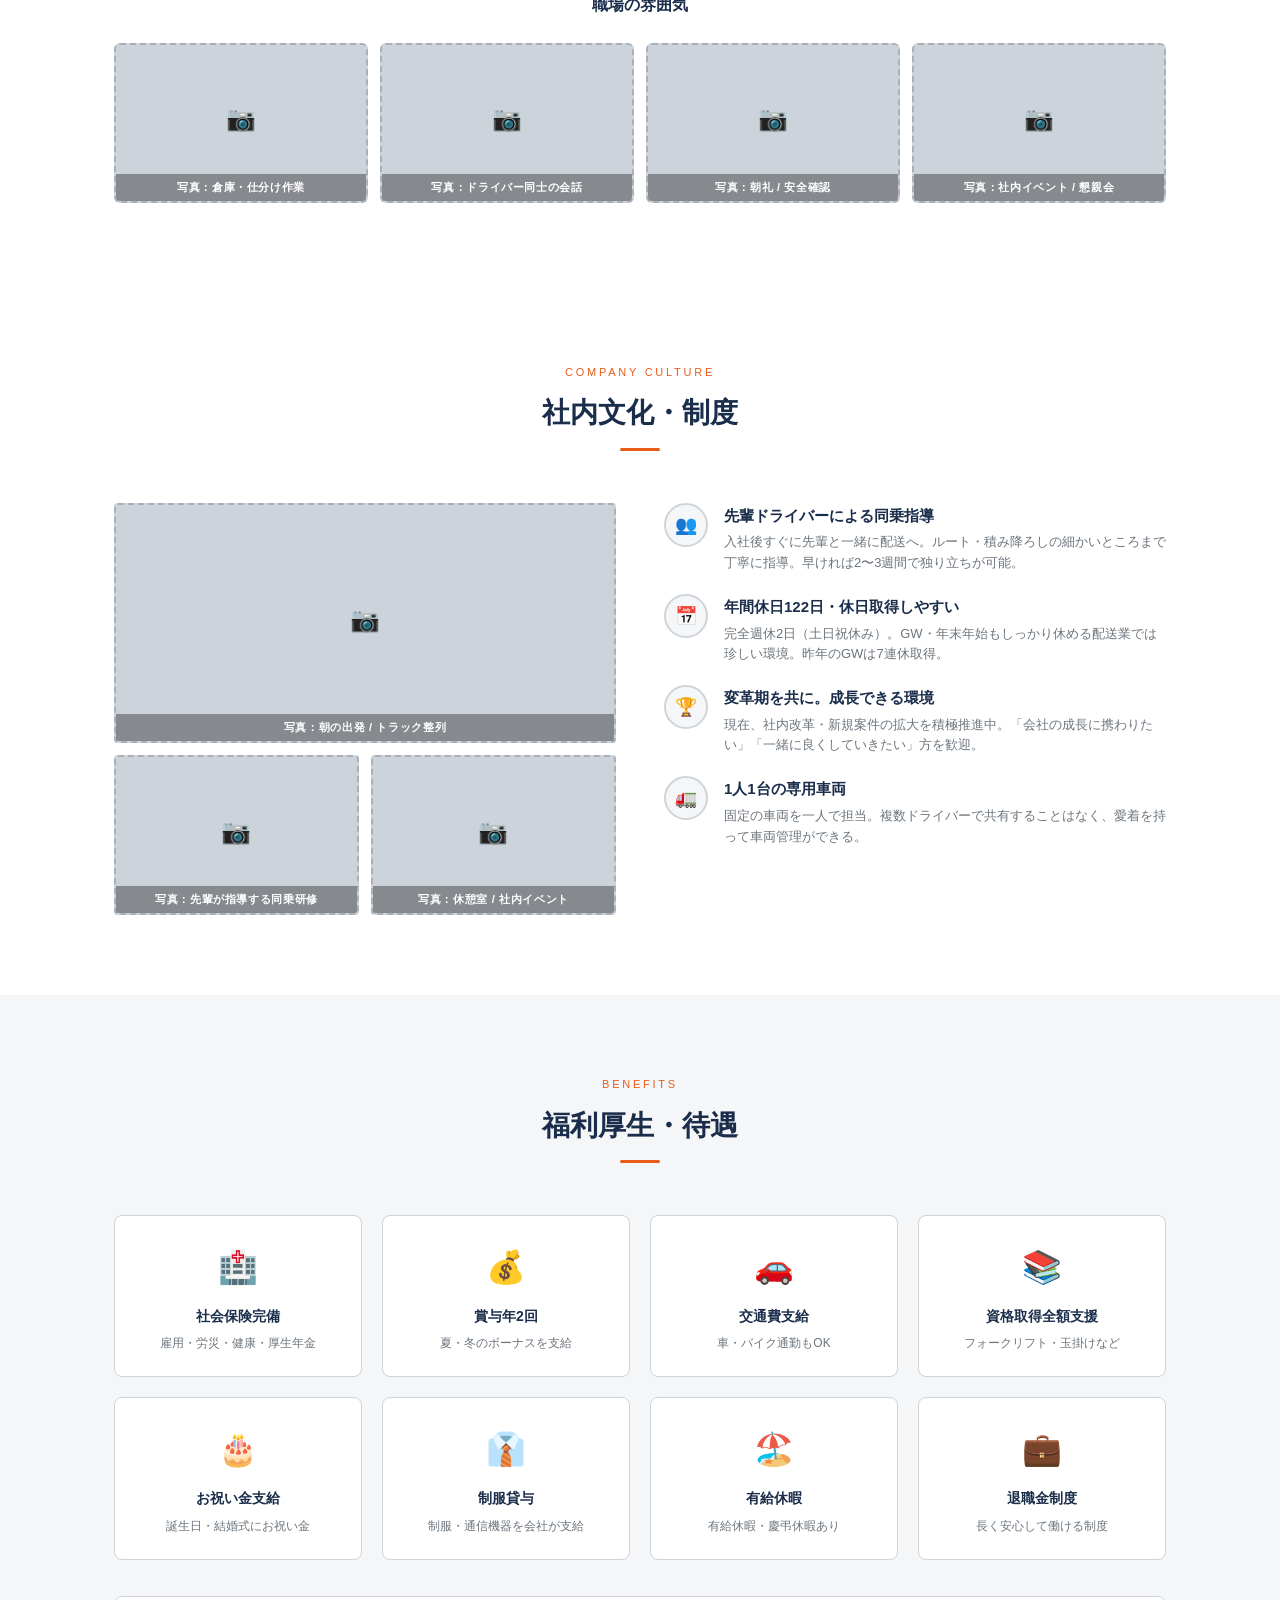
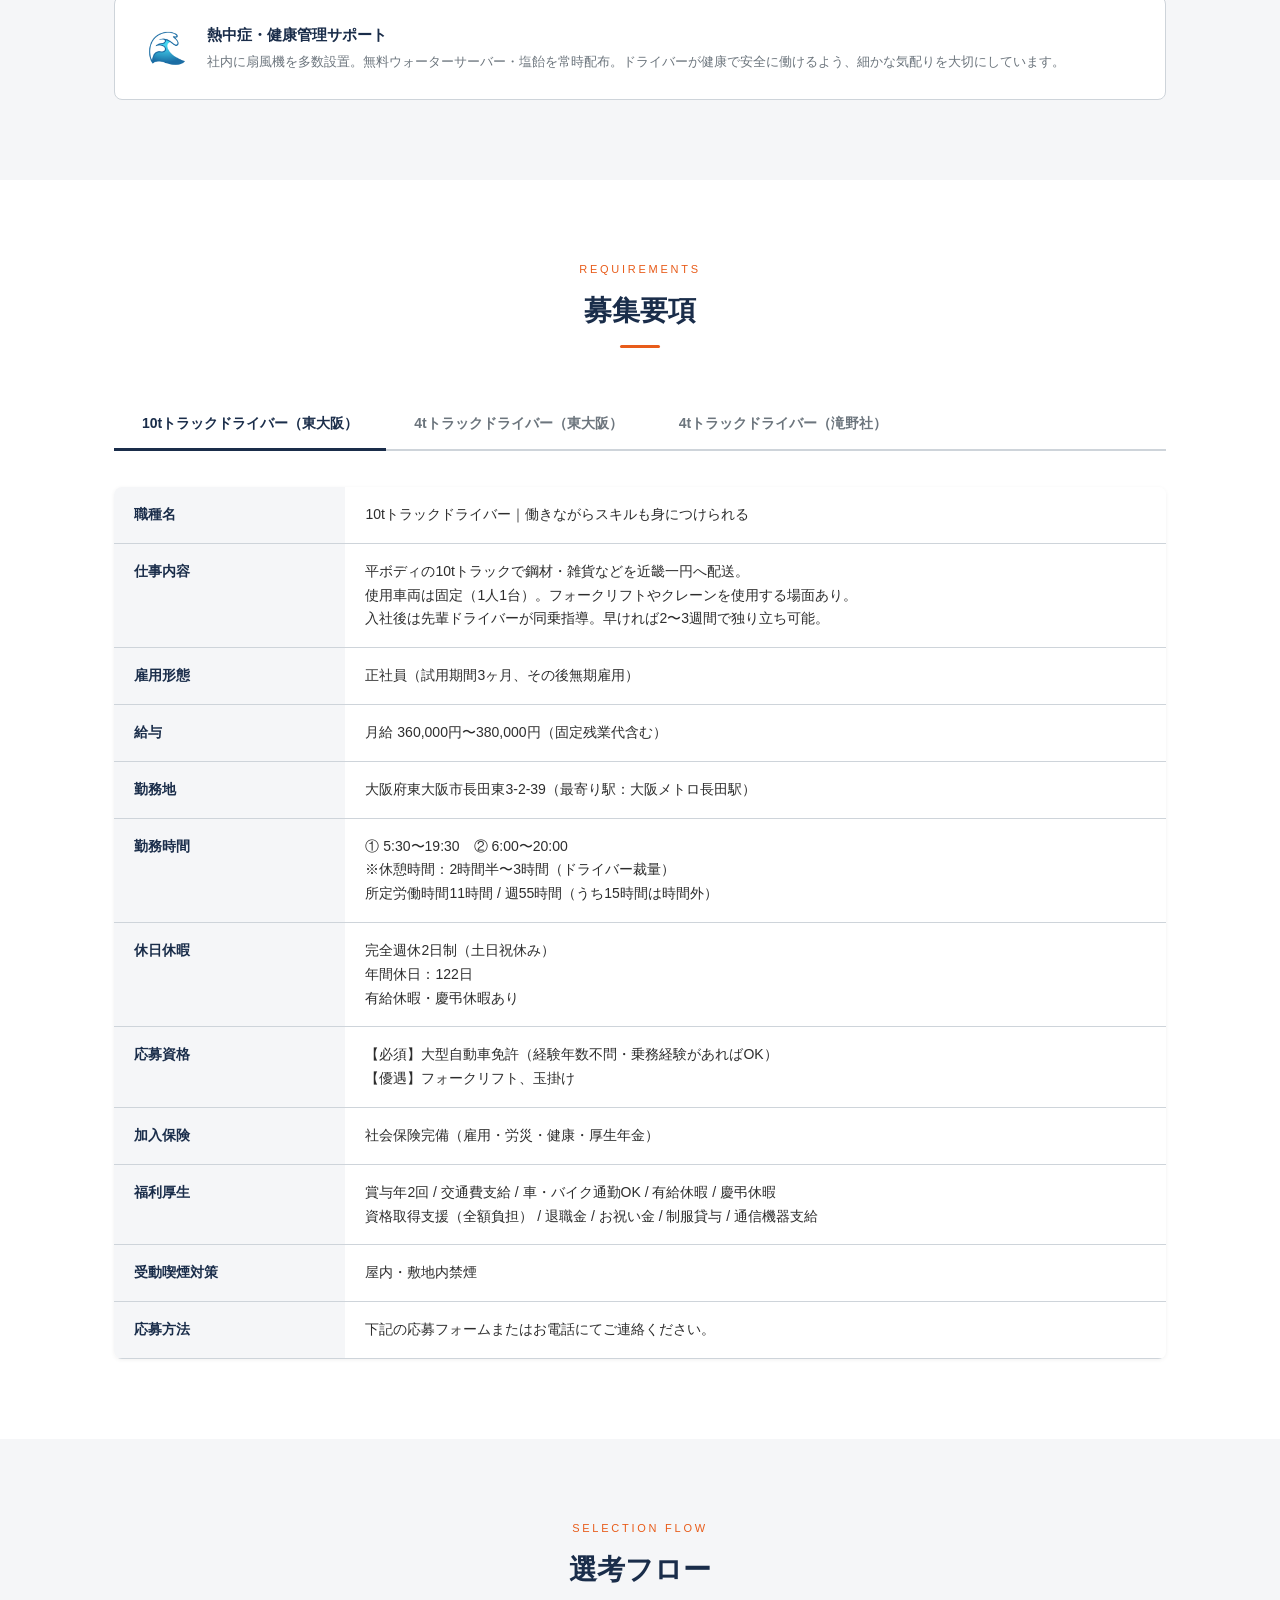
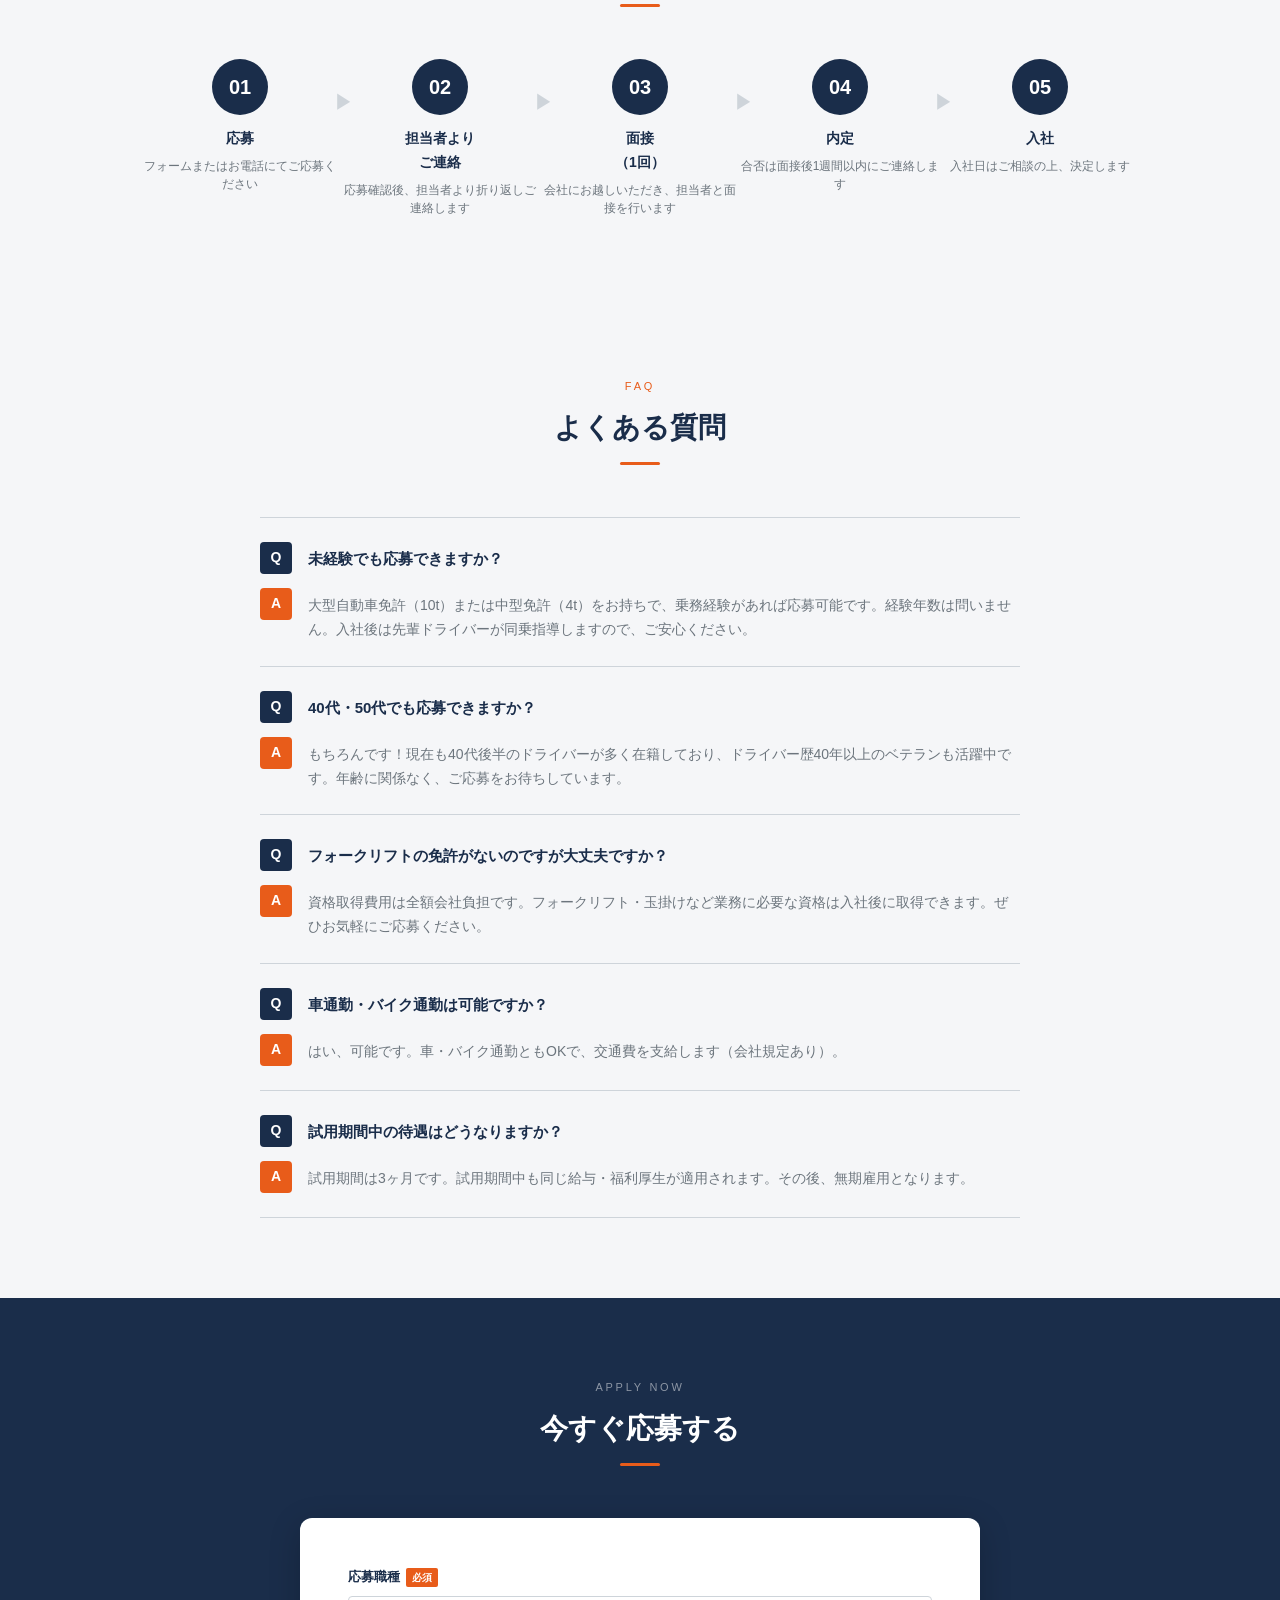
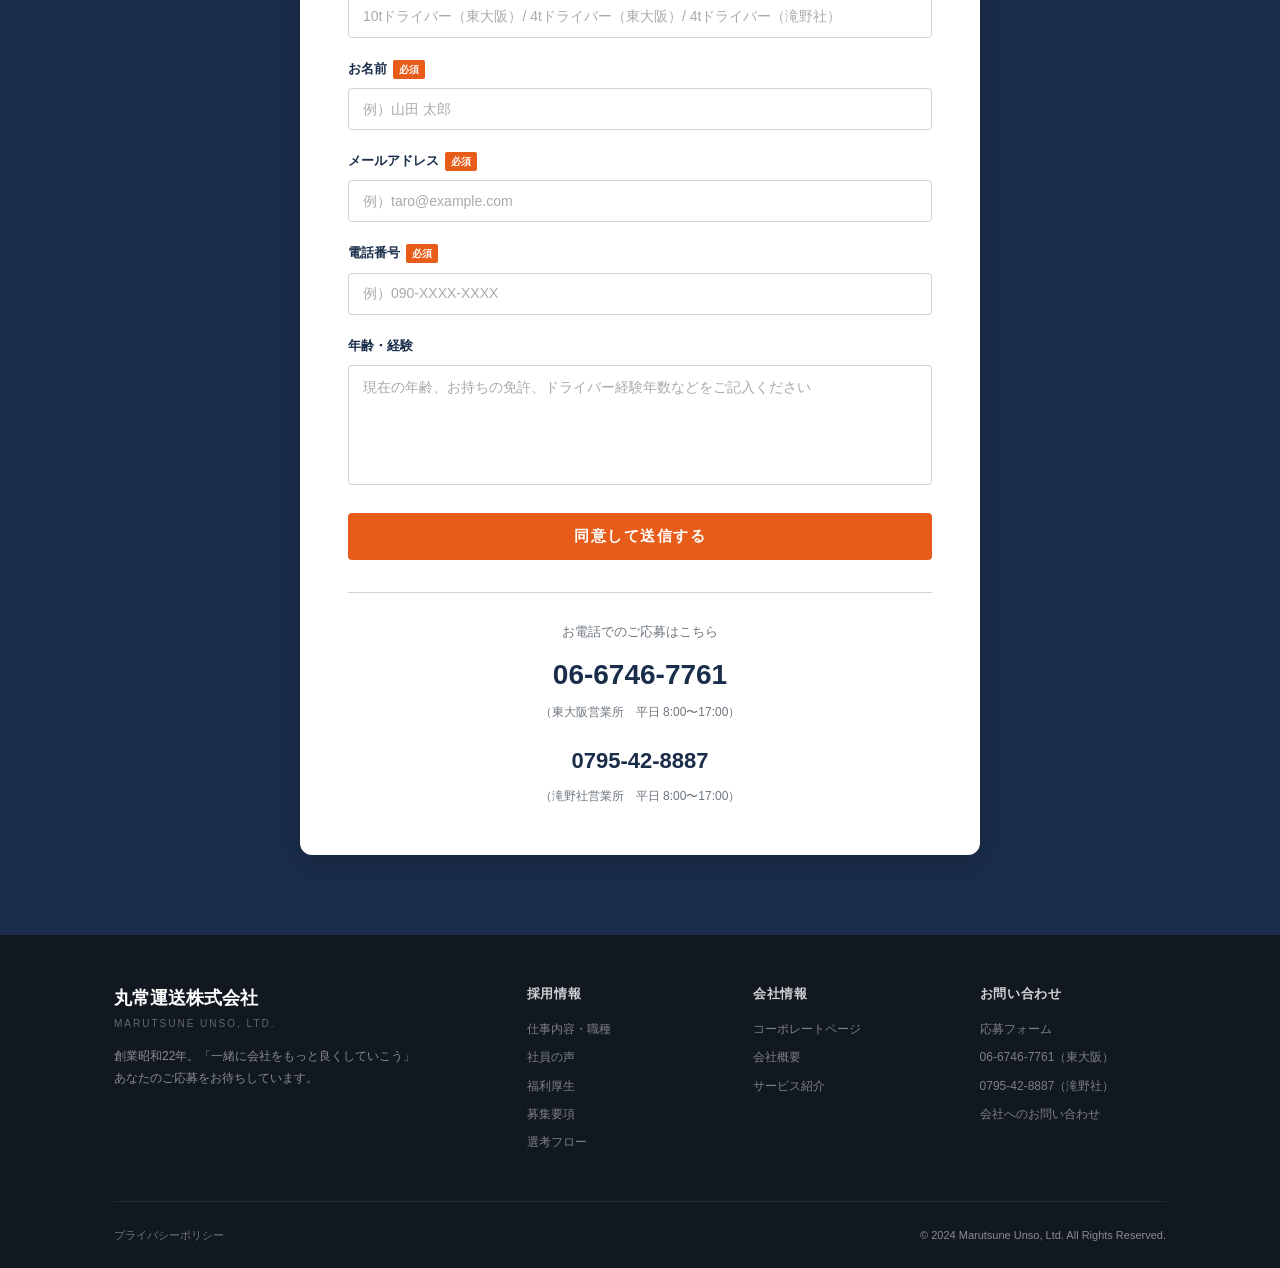
<file: recruit.html>
<!DOCTYPE html>
<html lang="ja">
<head>
  <meta charset="UTF-8">
  <meta name="viewport" content="width=device-width, initial-scale=1.0">
  <title>採用情報 | 丸常運送株式会社</title>
  <link rel="stylesheet" href="css/style.css">
</head>
<body>

<!-- ==============================
     グローバルヘッダー
     ============================== -->
<header class="site-header">
  <div class="container">
    <a href="index.html" class="site-logo">
      <span class="logo-en">Est. 1947 / Marutsune Unso, Ltd.</span>
      <span class="logo-ja">丸常運送株式会社</span>
    </a>
    <nav class="site-nav">
      <a href="index.html">コーポレート</a>
      <a href="#jobs">募集職種</a>
      <a href="#requirements">募集要項</a>
      <a href="#apply" class="btn-recruit">今すぐ応募</a>
    </nav>
    <button class="hamburger" id="hamburger" aria-label="メニュー">
      <span></span><span></span><span></span>
    </button>
  </div>
</header>

<!-- モバイルナビドロワー -->
<nav class="nav-drawer" id="nav-drawer">
  <a href="index.html">コーポレート</a>
  <a href="#jobs">募集職種</a>
  <a href="#requirements">募集要項</a>
  <a href="#apply" class="btn-recruit">今すぐ応募</a>
</nav>

<!-- ==============================
  1. メインビジュアル・キャッチコピー（ヒーロー）
============================== -->
<section class="recruit-hero">
  <!-- 写真：ドライバーがトラックの前で笑顔 or 朝の出発シーン -->
  <div class="recruit-hero-bg">
    写真：ドライバーが笑顔でトラックの前に立つ / 朝の出発シーン
  </div>
  <div class="recruit-hero-overlay"></div>
  <div class="container">
    <div class="recruit-hero-content">
      <p class="catch-sub">— RECRUIT 2024 —</p>
      <h1>一緒に会社を<br>もっと良くしていこう。</h1>
      <p class="hero-desc">
        創業77年、丸常運送は今まさに変革期を迎えています。<br>
        年間休日122日・資格取得全額支援など、<br>
        長く安心して働ける環境で、あなたを待っています。
      </p>
      <a href="#apply" class="btn-apply">今すぐ応募する</a>
      <a href="#jobs" class="btn-apply-outline">募集職種を見る</a>
    </div>
  </div>
</section>

<!-- 採用ページのポイント（数字バー） -->
<div class="stats-bar">
  <div class="container">
    <div class="stat-item">
      <div class="stat-num">122<sup>日</sup></div>
      <div class="stat-label">年間休日</div>
    </div>
    <div class="stat-item">
      <div class="stat-num">2〜3<sup>週間</sup></div>
      <div class="stat-label">独り立ちまでの目安</div>
    </div>
    <div class="stat-item">
      <div class="stat-num">0<sup>円</sup></div>
      <div class="stat-label">資格取得費用（全額会社負担）</div>
    </div>
    <div class="stat-item">
      <div class="stat-num">77<sup>年</sup></div>
      <div class="stat-label">創業からの安定経営</div>
    </div>
  </div>
</div>

<!-- ==============================
  2. 仕事内容・職種紹介
============================== -->
<section class="job-content" id="jobs">
  <div class="container">
    <div class="section-head">
      <span class="en">Job Description</span>
      <h2>仕事内容・職種紹介</h2>
    </div>
    <div class="job-cards">

      <!-- 10tドライバー -->
      <div class="job-card">
        <!-- 写真：10tトラック走行 / 荷積みシーン -->
        <div class="photo job-card-photo">
          <div class="photo-label">写真：10tトラック走行 / 積み込み作業</div>
        </div>
        <div class="job-card-body">
          <span class="job-type">急募 / 正社員</span>
          <h3>10tトラックドライバー</h3>
          <p class="salary">月給 360,000〜380,000<span>円（固定残業代含む）</span></p>
          <p>
            平ボディの10tトラックで、鋼材・雑貨などを近畿一円へ配送。東大阪の拠点から出発し、
            午前の配送が早く済めばまとまった休憩が取れる自由度の高い働き方です。
          </p>
          <div class="tags">
            <span>大型免許必須</span><span>経験不問</span><span>フォークリフト優遇</span>
            <span>土日祝休み</span><span>年休122日</span>
          </div>
        </div>
      </div>

      <!-- 4tドライバー -->
      <div class="job-card">
        <!-- 写真：4tトラック / 街中配送 -->
        <div class="photo job-card-photo">
          <div class="photo-label">写真：4tトラック / 街中配送シーン</div>
        </div>
        <div class="job-card-body">
          <span class="job-type">急募 / 正社員</span>
          <h3>4tトラックドライバー</h3>
          <p class="salary">月給 310,000〜350,000<span>円（固定残業代含む）</span></p>
          <p>
            鋼材など小口貨物のルート配送を担当。滝野社拠点・東大阪拠点から選択可能。
            先輩ドライバーによる丁寧な同乗研修で、未経験に近い方も安心してスタートできます。
          </p>
          <div class="tags">
            <span>中型免許必須</span><span>経験者優遇</span><span>ルート配送</span>
            <span>土日祝休み</span><span>年休122日</span>
          </div>
        </div>
      </div>

    </div>

    <!-- 仕事の流れ（1日の例） -->
    <div style="margin-top: 56px; background: #fff; border-radius: 10px; padding: 36px; border: 1px solid var(--color-border);">
      <h3 style="font-size:18px;font-weight:800;color:var(--color-primary);margin-bottom:24px;text-align:center;">1日の仕事の流れ（例）</h3>
      <div class="daily-flow" style="display:grid;grid-template-columns:repeat(6,1fr);gap:0;position:relative;">
        <div style="text-align:center;padding:16px 8px;border-right:1px dashed var(--color-border);">
          <div style="font-size:13px;font-weight:700;color:var(--color-accent);margin-bottom:4px;">5:30〜6:00</div>
          <div style="font-size:13px;font-weight:700;color:var(--color-primary);margin-bottom:6px;">出勤・点呼</div>
          <div style="font-size:12px;color:var(--color-muted);">車両点検・積み込み確認</div>
        </div>
        <div style="text-align:center;padding:16px 8px;border-right:1px dashed var(--color-border);">
          <div style="font-size:13px;font-weight:700;color:var(--color-accent);margin-bottom:4px;">6:00〜</div>
          <div style="font-size:13px;font-weight:700;color:var(--color-primary);margin-bottom:6px;">積み込み</div>
          <div style="font-size:12px;color:var(--color-muted);">荷物の積み付け・フォークリフト使用</div>
        </div>
        <div style="text-align:center;padding:16px 8px;border-right:1px dashed var(--color-border);">
          <div style="font-size:13px;font-weight:700;color:var(--color-accent);margin-bottom:4px;">7:00〜</div>
          <div style="font-size:13px;font-weight:700;color:var(--color-primary);margin-bottom:6px;">午前配送</div>
          <div style="font-size:12px;color:var(--color-muted);">近畿一円へ配送スタート</div>
        </div>
        <div style="text-align:center;padding:16px 8px;border-right:1px dashed var(--color-border);">
          <div style="font-size:13px;font-weight:700;color:var(--color-accent);margin-bottom:4px;">11:00〜14:00</div>
          <div style="font-size:13px;font-weight:700;color:var(--color-primary);margin-bottom:6px;">昼休憩</div>
          <div style="font-size:12px;color:var(--color-muted);">まとまった休憩（ドライバー裁量）</div>
        </div>
        <div style="text-align:center;padding:16px 8px;border-right:1px dashed var(--color-border);">
          <div style="font-size:13px;font-weight:700;color:var(--color-accent);margin-bottom:4px;">14:00〜</div>
          <div style="font-size:13px;font-weight:700;color:var(--color-primary);margin-bottom:6px;">午後配送</div>
          <div style="font-size:12px;color:var(--color-muted);">残りの配送先を回る</div>
        </div>
        <div style="text-align:center;padding:16px 8px;">
          <div style="font-size:13px;font-weight:700;color:var(--color-accent);margin-bottom:4px;">17:00〜19:30</div>
          <div style="font-size:13px;font-weight:700;color:var(--color-primary);margin-bottom:6px;">帰社・退勤</div>
          <div style="font-size:12px;color:var(--color-muted);">報告・翌日準備</div>
        </div>
      </div>
    </div>
  </div>
</section>

<!-- ==============================
  3. サービス紹介（会社背景）
============================== -->
<section style="background: var(--color-white); padding: 80px 0;" id="service-bg">
  <div class="container">
    <div class="section-head">
      <span class="en">Our Business</span>
      <h2>丸常運送の仕事</h2>
    </div>
    <div style="display:grid;grid-template-columns:1fr 1fr;gap:48px;align-items:center;">
      <!-- 写真：倉庫や配送エリアのイメージ -->
      <div class="photo" style="height:300px;border-radius:8px;">
        <div class="photo-label">写真：配送センター全景 / 倉庫内作業</div>
      </div>
      <div>
        <p style="font-size:13px;font-weight:700;color:var(--color-accent);letter-spacing:0.2em;margin-bottom:12px;">BUSINESS OVERVIEW</p>
        <h3 style="font-size:22px;font-weight:800;color:var(--color-primary);margin-bottom:20px;line-height:1.5;">
          「路線業者が運ばない」貨物を<br>丸常が繋ぐ。
        </h3>
        <p style="color:var(--color-muted);line-height:1.9;margin-bottom:16px;">
          丸常運送が担うのは、路線便では対応しにくい多品種小ロットの混載配送です。
          鋼材・雑貨・精密部品など、お客様の「困った」を解決する独自サービス「ビジネス特急便」を提供しています。
        </p>
        <p style="color:var(--color-muted);line-height:1.9;margin-bottom:16px;">
          この独自性のある事業モデルが景気に左右されにくい安定性を生み、
          創業77年にわたって多くのお客様から信頼いただいてきました。
        </p>
        <div style="display:grid;grid-template-columns:1fr 1fr;gap:12px;margin-top:24px;">
          <div style="background:var(--color-bg);padding:16px;border-radius:6px;border:1px solid var(--color-border);">
            <div style="font-size:12px;color:var(--color-accent);font-weight:700;margin-bottom:4px;">主な取扱品</div>
            <div style="font-size:13px;color:var(--color-primary);">鋼材・雑貨・精密部品</div>
          </div>
          <div style="background:var(--color-bg);padding:16px;border-radius:6px;border:1px solid var(--color-border);">
            <div style="font-size:12px;color:var(--color-accent);font-weight:700;margin-bottom:4px;">配送エリア</div>
            <div style="font-size:13px;color:var(--color-primary);">近畿2府4県</div>
          </div>
          <div style="background:var(--color-bg);padding:16px;border-radius:6px;border:1px solid var(--color-border);">
            <div style="font-size:12px;color:var(--color-accent);font-weight:700;margin-bottom:4px;">使用車両</div>
            <div style="font-size:13px;color:var(--color-primary);">4t・10t平ボディトラック</div>
          </div>
          <div style="background:var(--color-bg);padding:16px;border-radius:6px;border:1px solid var(--color-border);">
            <div style="font-size:12px;color:var(--color-accent);font-weight:700;margin-bottom:4px;">拠点数</div>
            <div style="font-size:13px;color:var(--color-primary);">3拠点（大阪・東大阪・滝野社）</div>
          </div>
        </div>
      </div>
    </div>
  </div>
</section>

<!-- ==============================
  4. 社員の声・インタビュー
============================== -->
<section class="voices" id="voices">
  <div class="container">
    <div class="section-head">
      <span class="en">Employee Voices</span>
      <h2>社員の声・インタビュー</h2>
    </div>
    <div class="voices-grid">

      <div class="voice-card">
        <!-- 写真：ドライバーA（40代男性）ポートレート -->
        <div class="photo voice-photo">
          <div class="photo-label" style="font-size:9px;">写真：社員A</div>
        </div>
        <p class="voice-text">
          「前職でも運送業をしていましたが、ここは休みがしっかり取れるのが一番の違い。
          GWに家族と旅行できたのは何年ぶりだろうと思いました（笑）」
        </p>
        <p class="voice-name">田中 健一さん（仮名）</p>
        <p class="voice-role">10tトラックドライバー / 入社3年目</p>
      </div>

      <div class="voice-card">
        <!-- 写真：ドライバーB（30代男性）ポートレート -->
        <div class="photo voice-photo">
          <div class="photo-label" style="font-size:9px;">写真：社員B</div>
        </div>
        <p class="voice-text">
          「フォークリフトの資格も会社が全額出してくれました。スキルが増えて自信にもなりましたし、
          仕事の幅が広がって毎日が充実しています。」
        </p>
        <p class="voice-name">山本 大輔さん（仮名）</p>
        <p class="voice-role">4tトラックドライバー / 入社2年目</p>
      </div>

      <div class="voice-card">
        <!-- 写真：ドライバーC（50代男性）ポートレート -->
        <div class="photo voice-photo">
          <div class="photo-label" style="font-size:9px;">写真：社員C</div>
        </div>
        <p class="voice-text">
          「入社時は先輩が親身に教えてくれて、不安なく仕事を覚えられました。
          会社の雰囲気が良くて、ベテランも若手も関係なくみんな仲が良いですよ。」
        </p>
        <p class="voice-name">北村 正義さん（仮名）</p>
        <p class="voice-role">10tトラックドライバー / 入社8年目</p>
      </div>

    </div>

    <!-- 職場写真ギャラリー -->
    <div style="margin-top: 48px;">
      <h3 style="text-align:center;font-size:16px;font-weight:700;color:var(--color-primary);margin-bottom:24px;">職場の雰囲気</h3>
      <div style="display:grid;grid-template-columns:repeat(4,1fr);gap:12px;">
        <!-- 写真：倉庫作業 -->
        <div class="photo" style="height:160px;border-radius:6px;">
          <div class="photo-label">写真：倉庫・仕分け作業</div>
        </div>
        <!-- 写真：ドライバー談笑 -->
        <div class="photo" style="height:160px;border-radius:6px;">
          <div class="photo-label">写真：ドライバー同士の会話</div>
        </div>
        <!-- 写真：朝礼 -->
        <div class="photo" style="height:160px;border-radius:6px;">
          <div class="photo-label">写真：朝礼 / 安全確認</div>
        </div>
        <!-- 写真：社内イベント -->
        <div class="photo" style="height:160px;border-radius:6px;">
          <div class="photo-label">写真：社内イベント / 懇親会</div>
        </div>
      </div>
    </div>
  </div>
</section>

<!-- ==============================
  5. 社内文化・制度
============================== -->
<section class="culture" id="culture">
  <div class="container">
    <div class="section-head">
      <span class="en">Company Culture</span>
      <h2>社内文化・制度</h2>
    </div>
    <div class="culture-inner">
      <div class="culture-photos">
        <!-- 写真：朝の出発式 -->
        <div class="photo culture-photo-main">
          <div class="photo-label">写真：朝の出発 / トラック整列</div>
        </div>
        <!-- 写真：ドライバー教育 -->
        <div class="photo culture-photo-sub">
          <div class="photo-label">写真：先輩が指導する同乗研修</div>
        </div>
        <!-- 写真：休憩室 or イベント -->
        <div class="photo culture-photo-sub">
          <div class="photo-label">写真：休憩室 / 社内イベント</div>
        </div>
      </div>

      <div class="culture-list">
        <div class="culture-item">
          <div class="culture-icon">👥</div>
          <div>
            <h3>先輩ドライバーによる同乗指導</h3>
            <p>入社後すぐに先輩と一緒に配送へ。ルート・積み降ろしの細かいところまで丁寧に指導。早ければ2〜3週間で独り立ちが可能。</p>
          </div>
        </div>
        <div class="culture-item">
          <div class="culture-icon">📅</div>
          <div>
            <h3>年間休日122日・休日取得しやすい</h3>
            <p>完全週休2日（土日祝休み）。GW・年末年始もしっかり休める配送業では珍しい環境。昨年のGWは7連休取得。</p>
          </div>
        </div>
        <div class="culture-item">
          <div class="culture-icon">🏆</div>
          <div>
            <h3>変革期を共に。成長できる環境</h3>
            <p>現在、社内改革・新規案件の拡大を積極推進中。「会社の成長に携わりたい」「一緒に良くしていきたい」方を歓迎。</p>
          </div>
        </div>
        <div class="culture-item">
          <div class="culture-icon">🚛</div>
          <div>
            <h3>1人1台の専用車両</h3>
            <p>固定の車両を一人で担当。複数ドライバーで共有することはなく、愛着を持って車両管理ができる。</p>
          </div>
        </div>
      </div>
    </div>
  </div>
</section>

<!-- ==============================
  6. 福利厚生・待遇
============================== -->
<section class="benefits" id="benefits">
  <div class="container">
    <div class="section-head">
      <span class="en">Benefits</span>
      <h2>福利厚生・待遇</h2>
    </div>
    <div class="benefits-grid">
      <div class="benefit-item">
        <div class="benefit-icon">🏥</div>
        <h3>社会保険完備</h3>
        <p>雇用・労災・健康・厚生年金</p>
      </div>
      <div class="benefit-item">
        <div class="benefit-icon">💰</div>
        <h3>賞与年2回</h3>
        <p>夏・冬のボーナスを支給</p>
      </div>
      <div class="benefit-item">
        <div class="benefit-icon">🚗</div>
        <h3>交通費支給</h3>
        <p>車・バイク通勤もOK</p>
      </div>
      <div class="benefit-item">
        <div class="benefit-icon">📚</div>
        <h3>資格取得全額支援</h3>
        <p>フォークリフト・玉掛けなど</p>
      </div>
      <div class="benefit-item">
        <div class="benefit-icon">🎂</div>
        <h3>お祝い金支給</h3>
        <p>誕生日・結婚式にお祝い金</p>
      </div>
      <div class="benefit-item">
        <div class="benefit-icon">👔</div>
        <h3>制服貸与</h3>
        <p>制服・通信機器を会社が支給</p>
      </div>
      <div class="benefit-item">
        <div class="benefit-icon">🏖️</div>
        <h3>有給休暇</h3>
        <p>有給休暇・慶弔休暇あり</p>
      </div>
      <div class="benefit-item">
        <div class="benefit-icon">💼</div>
        <h3>退職金制度</h3>
        <p>長く安心して働ける制度</p>
      </div>
    </div>

    <!-- 補足：熱中症対策 -->
    <div style="margin-top:36px;background:#fff;border-radius:8px;padding:24px 32px;border:1px solid var(--color-border);display:flex;gap:20px;align-items:center;">
      <div style="font-size:32px;">🌊</div>
      <div>
        <h3 style="font-size:15px;font-weight:700;color:var(--color-primary);margin-bottom:4px;">熱中症・健康管理サポート</h3>
        <p style="font-size:13px;color:var(--color-muted);">社内に扇風機を多数設置。無料ウォーターサーバー・塩飴を常時配布。ドライバーが健康で安全に働けるよう、細かな気配りを大切にしています。</p>
      </div>
    </div>
  </div>
</section>

<!-- ==============================
  7. 募集要項
============================== -->
<section class="requirements" id="requirements">
  <div class="container">
    <div class="section-head">
      <span class="en">Requirements</span>
      <h2>募集要項</h2>
    </div>

    <!-- 職種タブ -->
    <div class="req-tabs">
      <div class="req-tab active">10tトラックドライバー（東大阪）</div>
      <div class="req-tab">4tトラックドライバー（東大阪）</div>
      <div class="req-tab">4tトラックドライバー（滝野社）</div>
    </div>

    <table class="req-table">
      <tbody>
        <tr>
          <th>職種名</th>
          <td>10tトラックドライバー｜働きながらスキルも身につけられる</td>
        </tr>
        <tr>
          <th>仕事内容</th>
          <td>
            平ボディの10tトラックで鋼材・雑貨などを近畿一円へ配送。<br>
            使用車両は固定（1人1台）。フォークリフトやクレーンを使用する場面あり。<br>
            入社後は先輩ドライバーが同乗指導。早ければ2〜3週間で独り立ち可能。
          </td>
        </tr>
        <tr>
          <th>雇用形態</th>
          <td>正社員（試用期間3ヶ月、その後無期雇用）</td>
        </tr>
        <tr>
          <th>給与</th>
          <td>月給 360,000円〜380,000円（固定残業代含む）</td>
        </tr>
        <tr>
          <th>勤務地</th>
          <td>大阪府東大阪市長田東3-2-39（最寄り駅：大阪メトロ長田駅）</td>
        </tr>
        <tr>
          <th>勤務時間</th>
          <td>
            ① 5:30〜19:30　② 6:00〜20:00<br>
            ※休憩時間：2時間半〜3時間（ドライバー裁量）<br>
            所定労働時間11時間 / 週55時間（うち15時間は時間外）
          </td>
        </tr>
        <tr>
          <th>休日休暇</th>
          <td>
            完全週休2日制（土日祝休み）<br>
            年間休日：122日<br>
            有給休暇・慶弔休暇あり
          </td>
        </tr>
        <tr>
          <th>応募資格</th>
          <td>
            【必須】大型自動車免許（経験年数不問・乗務経験があればOK）<br>
            【優遇】フォークリフト、玉掛け
          </td>
        </tr>
        <tr>
          <th>加入保険</th>
          <td>社会保険完備（雇用・労災・健康・厚生年金）</td>
        </tr>
        <tr>
          <th>福利厚生</th>
          <td>
            賞与年2回 / 交通費支給 / 車・バイク通勤OK / 有給休暇 / 慶弔休暇<br>
            資格取得支援（全額負担） / 退職金 / お祝い金 / 制服貸与 / 通信機器支給
          </td>
        </tr>
        <tr>
          <th>受動喫煙対策</th>
          <td>屋内・敷地内禁煙</td>
        </tr>
        <tr>
          <th>応募方法</th>
          <td>下記の応募フォームまたはお電話にてご連絡ください。</td>
        </tr>
      </tbody>
    </table>
  </div>
</section>

<!-- ==============================
  8. 選考フロー
============================== -->
<section class="flow" id="flow">
  <div class="container">
    <div class="section-head">
      <span class="en">Selection Flow</span>
      <h2>選考フロー</h2>
    </div>
    <div class="flow-steps">
      <div class="flow-step">
        <div class="flow-num">01</div>
        <h3>応募</h3>
        <p>フォームまたはお電話にてご応募ください</p>
      </div>
      <div class="flow-step">
        <div class="flow-num">02</div>
        <h3>担当者より<br>ご連絡</h3>
        <p>応募確認後、担当者より折り返しご連絡します</p>
      </div>
      <div class="flow-step">
        <div class="flow-num">03</div>
        <h3>面接<br>（1回）</h3>
        <p>会社にお越しいただき、担当者と面接を行います</p>
      </div>
      <div class="flow-step">
        <div class="flow-num">04</div>
        <h3>内定</h3>
        <p>合否は面接後1週間以内にご連絡します</p>
      </div>
      <div class="flow-step">
        <div class="flow-num">05</div>
        <h3>入社</h3>
        <p>入社日はご相談の上、決定します</p>
      </div>
    </div>
  </div>
</section>

<!-- ==============================
  9. よくある質問
============================== -->
<section class="faq" id="faq">
  <div class="container">
    <div class="section-head">
      <span class="en">FAQ</span>
      <h2>よくある質問</h2>
    </div>
    <div class="faq-list">

      <div class="faq-item">
        <div class="faq-q">
          <span class="q-icon">Q</span>
          <span class="q-text">未経験でも応募できますか？</span>
        </div>
        <div class="faq-a">
          <span class="a-icon">A</span>
          <span class="a-text">大型自動車免許（10t）または中型免許（4t）をお持ちで、乗務経験があれば応募可能です。経験年数は問いません。入社後は先輩ドライバーが同乗指導しますので、ご安心ください。</span>
        </div>
      </div>

      <div class="faq-item">
        <div class="faq-q">
          <span class="q-icon">Q</span>
          <span class="q-text">40代・50代でも応募できますか？</span>
        </div>
        <div class="faq-a">
          <span class="a-icon">A</span>
          <span class="a-text">もちろんです！現在も40代後半のドライバーが多く在籍しており、ドライバー歴40年以上のベテランも活躍中です。年齢に関係なく、ご応募をお待ちしています。</span>
        </div>
      </div>

      <div class="faq-item">
        <div class="faq-q">
          <span class="q-icon">Q</span>
          <span class="q-text">フォークリフトの免許がないのですが大丈夫ですか？</span>
        </div>
        <div class="faq-a">
          <span class="a-icon">A</span>
          <span class="a-text">資格取得費用は全額会社負担です。フォークリフト・玉掛けなど業務に必要な資格は入社後に取得できます。ぜひお気軽にご応募ください。</span>
        </div>
      </div>

      <div class="faq-item">
        <div class="faq-q">
          <span class="q-icon">Q</span>
          <span class="q-text">車通勤・バイク通勤は可能ですか？</span>
        </div>
        <div class="faq-a">
          <span class="a-icon">A</span>
          <span class="a-text">はい、可能です。車・バイク通勤ともOKで、交通費を支給します（会社規定あり）。</span>
        </div>
      </div>

      <div class="faq-item">
        <div class="faq-q">
          <span class="q-icon">Q</span>
          <span class="q-text">試用期間中の待遇はどうなりますか？</span>
        </div>
        <div class="faq-a">
          <span class="a-icon">A</span>
          <span class="a-text">試用期間は3ヶ月です。試用期間中も同じ給与・福利厚生が適用されます。その後、無期雇用となります。</span>
        </div>
      </div>

    </div>
  </div>
</section>

<!-- ==============================
  10. 応募フォーム
============================== -->
<section class="apply-form" id="apply">
  <div class="container">
    <div class="section-head">
      <span class="en">Apply Now</span>
      <h2>今すぐ応募する</h2>
    </div>

    <div class="apply-form-inner">
      <div class="form-group">
        <label>応募職種 <span class="required">必須</span></label>
        <div class="form-control" style="display:flex;align-items:center;color:#aaa;height:42px;">
          10tドライバー（東大阪）/ 4tドライバー（東大阪）/ 4tドライバー（滝野社）
        </div>
      </div>
      <div class="form-group">
        <label>お名前 <span class="required">必須</span></label>
        <div class="form-control" style="display:flex;align-items:center;color:#aaa;height:42px;">例）山田 太郎</div>
      </div>
      <div class="form-group">
        <label>メールアドレス <span class="required">必須</span></label>
        <div class="form-control" style="display:flex;align-items:center;color:#aaa;height:42px;">例）taro@example.com</div>
      </div>
      <div class="form-group">
        <label>電話番号 <span class="required">必須</span></label>
        <div class="form-control" style="display:flex;align-items:center;color:#aaa;height:42px;">例）090-XXXX-XXXX</div>
      </div>
      <div class="form-group">
        <label>年齢・経験</label>
        <div class="form-control textarea" style="color:#aaa;padding-top:10px;display:flex;align-items:flex-start;">現在の年齢、お持ちの免許、ドライバー経験年数などをご記入ください</div>
      </div>
      <button class="btn-submit" style="background:var(--color-accent);">同意して送信する</button>

      <div class="apply-tel-contact">
        <p>お電話でのご応募はこちら</p>
        <div class="tel">
          <a href="tel:0667467761">06-6746-7761</a>
        </div>
        <div class="tel-note">（東大阪営業所　平日 8:00〜17:00）</div>
        <div style="margin-top:12px;">
          <div class="tel"><a href="tel:0795428887" style="font-size:22px;">0795-42-8887</a></div>
          <div class="tel-note">（滝野社営業所　平日 8:00〜17:00）</div>
        </div>
      </div>
    </div>
  </div>
</section>

<!-- ==============================
  フッター
============================== -->
<footer class="site-footer">
  <div class="container">
    <div class="footer-inner">
      <div class="footer-brand">
        <div class="logo-ja">丸常運送株式会社</div>
        <div class="logo-en">MARUTSUNE UNSO, LTD.</div>
        <p>
          創業昭和22年。「一緒に会社をもっと良くしていこう」<br>
          あなたのご応募をお待ちしています。
        </p>
      </div>
      <div class="footer-col">
        <h4>採用情報</h4>
        <ul>
          <li><a href="#jobs">仕事内容・職種</a></li>
          <li><a href="#voices">社員の声</a></li>
          <li><a href="#benefits">福利厚生</a></li>
          <li><a href="#requirements">募集要項</a></li>
          <li><a href="#flow">選考フロー</a></li>
        </ul>
      </div>
      <div class="footer-col">
        <h4>会社情報</h4>
        <ul>
          <li><a href="index.html">コーポレートページ</a></li>
          <li><a href="index.html#company">会社概要</a></li>
          <li><a href="index.html#services">サービス紹介</a></li>
        </ul>
      </div>
      <div class="footer-col">
        <h4>お問い合わせ</h4>
        <ul>
          <li><a href="#apply">応募フォーム</a></li>
          <li><a href="tel:0667467761">06-6746-7761（東大阪）</a></li>
          <li><a href="tel:0795428887">0795-42-8887（滝野社）</a></li>
          <li><a href="index.html#contact">会社へのお問い合わせ</a></li>
        </ul>
      </div>
    </div>
    <div class="footer-bottom">
      <div>
        <a href="#">プライバシーポリシー</a>
      </div>
      <p>© 2024 Marutsune Unso, Ltd. All Rights Reserved.</p>
    </div>
  </div>
</footer>

<script>
  /* ハンバーガーメニュー */
  const hamburger = document.getElementById('hamburger');
  const drawer    = document.getElementById('nav-drawer');
  hamburger.addEventListener('click', () => {
    const open = drawer.classList.toggle('open');
    hamburger.classList.toggle('open', open);
  });
  drawer.querySelectorAll('a').forEach(a => {
    a.addEventListener('click', () => {
      drawer.classList.remove('open');
      hamburger.classList.remove('open');
    });
  });
</script>

</body>
</html>
</file>
<file: css/style.css>
/* =========================================
   丸常運送株式会社 LP ワイヤーフレーム
   共通スタイル
   ========================================= */

*, *::before, *::after { box-sizing: border-box; margin: 0; padding: 0; }

:root {
  --color-primary:   #1a2d4a;
  --color-accent:    #e85c1a;
  --color-bg:        #f5f6f8;
  --color-white:     #ffffff;
  --color-text:      #2d2d2d;
  --color-muted:     #6c757d;
  --color-border:    #ced4da;
  --color-photo-bg:  #cdd3db;
  --color-photo-txt: #7a8490;
  --section-padding: 80px 0;
  --max-width:       1100px;
}

html { scroll-behavior: smooth; }

body {
  font-family: 'Hiragino Kaku Gothic ProN', 'Noto Sans JP', sans-serif;
  color: var(--color-text);
  background: var(--color-bg);
  font-size: 15px;
  line-height: 1.7;
}

a { color: inherit; text-decoration: none; }

img { max-width: 100%; display: block; }

.container {
  max-width: var(--max-width);
  margin: 0 auto;
  padding: 0 24px;
}

/* ─── 写真プレースホルダー ─── */
.photo {
  background: var(--color-photo-bg);
  display: flex;
  align-items: center;
  justify-content: center;
  color: var(--color-photo-txt);
  font-size: 13px;
  font-weight: bold;
  letter-spacing: 0.05em;
  border: 2px dashed #aab0ba;
  border-radius: 4px;
  position: relative;
  overflow: hidden;
}
.photo::before {
  content: '📷';
  font-size: 24px;
  display: block;
  margin-bottom: 6px;
}
.photo-label {
  position: absolute;
  bottom: 0; left: 0; right: 0;
  background: rgba(0,0,0,0.35);
  color: #fff;
  font-size: 11px;
  text-align: center;
  padding: 4px 0;
}

/* ─── セクション見出し共通 ─── */
.section-head {
  text-align: center;
  margin-bottom: 52px;
}
.section-head .en {
  display: block;
  font-size: 11px;
  letter-spacing: 0.25em;
  text-transform: uppercase;
  color: var(--color-accent);
  margin-bottom: 8px;
}
.section-head h2 {
  font-size: 28px;
  font-weight: 800;
  color: var(--color-primary);
  position: relative;
  display: inline-block;
  padding-bottom: 14px;
}
.section-head h2::after {
  content: '';
  position: absolute;
  bottom: 0; left: 50%; transform: translateX(-50%);
  width: 40px; height: 3px;
  background: var(--color-accent);
  border-radius: 2px;
}

/* ─── ヘッダー & グローバルナビ ─── */
.site-header {
  background: var(--color-primary);
  position: sticky;
  top: 0; z-index: 100;
  box-shadow: 0 2px 8px rgba(0,0,0,0.3);
}
.site-header .container {
  display: flex;
  align-items: center;
  justify-content: space-between;
  height: 64px;
}
.site-logo {
  display: flex;
  flex-direction: column;
  line-height: 1.2;
}
.site-logo .logo-en {
  font-size: 9px;
  letter-spacing: 0.2em;
  color: #aab4c0;
  text-transform: uppercase;
}
.site-logo .logo-ja {
  font-size: 16px;
  font-weight: 800;
  color: #fff;
  letter-spacing: 0.05em;
}
.site-nav {
  display: flex;
  gap: 0;
}
.site-nav a {
  display: flex;
  align-items: center;
  height: 64px;
  padding: 0 20px;
  color: #cdd5de;
  font-size: 13px;
  letter-spacing: 0.05em;
  border-bottom: 3px solid transparent;
  transition: border-color 0.2s, color 0.2s;
}
.site-nav a:hover,
.site-nav a.active {
  color: #fff;
  border-bottom-color: var(--color-accent);
}
.site-nav a.btn-recruit {
  background: var(--color-accent);
  color: #fff;
  border-radius: 4px;
  margin-left: 12px;
  height: auto;
  padding: 10px 20px;
  align-self: center;
  border-bottom: none;
  font-weight: 700;
}
.site-nav a.btn-recruit:hover {
  background: #c94e16;
  border-bottom: none;
}

/* ─── ページタブ（コーポレートページ用） ─── */
.page-tabs {
  background: #fff;
  border-bottom: 2px solid var(--color-border);
  position: sticky;
  top: 64px; z-index: 90;
}
.page-tabs .container {
  display: flex;
  gap: 0;
}
.page-tabs a {
  display: block;
  padding: 14px 28px;
  font-size: 14px;
  font-weight: 600;
  color: var(--color-muted);
  border-bottom: 3px solid transparent;
  margin-bottom: -2px;
  transition: color 0.2s, border-color 0.2s;
}
.page-tabs a:hover,
.page-tabs a.active {
  color: var(--color-primary);
  border-bottom-color: var(--color-primary);
}
.page-tabs a.tab-recruit {
  color: var(--color-accent);
}
.page-tabs a.tab-recruit:hover {
  border-bottom-color: var(--color-accent);
}

/* ─── ヒーロー ─── */
.hero {
  position: relative;
  min-height: 540px;
  display: flex;
  align-items: center;
  overflow: hidden;
}
.hero-bg {
  position: absolute;
  inset: 0;
  background: var(--color-photo-bg);
  display: flex;
  align-items: center;
  justify-content: center;
  flex-direction: column;
  gap: 6px;
  color: var(--color-photo-txt);
  font-weight: bold;
}
.hero-bg::before { content: '📷'; font-size: 40px; }
.hero-overlay {
  position: absolute;
  inset: 0;
  background: linear-gradient(90deg, rgba(26,45,74,0.82) 0%, rgba(26,45,74,0.35) 100%);
}
.hero-content {
  position: relative;
  z-index: 2;
  padding: 60px 0;
  max-width: 620px;
}
.hero-eyebrow {
  display: inline-block;
  background: var(--color-accent);
  color: #fff;
  font-size: 11px;
  font-weight: 700;
  letter-spacing: 0.2em;
  padding: 4px 14px;
  border-radius: 2px;
  margin-bottom: 20px;
}
.hero h1 {
  font-size: 36px;
  font-weight: 900;
  color: #fff;
  line-height: 1.4;
  margin-bottom: 20px;
}
.hero-sub {
  font-size: 16px;
  color: rgba(255,255,255,0.85);
  margin-bottom: 36px;
  line-height: 1.7;
}
.hero-cta {
  display: inline-flex;
  align-items: center;
  gap: 8px;
  background: var(--color-accent);
  color: #fff;
  font-weight: 700;
  font-size: 15px;
  padding: 14px 32px;
  border-radius: 4px;
  letter-spacing: 0.05em;
}
.hero-cta-sub {
  display: inline-flex;
  align-items: center;
  gap: 8px;
  background: transparent;
  color: #fff;
  font-weight: 600;
  font-size: 14px;
  padding: 14px 24px;
  border: 2px solid rgba(255,255,255,0.6);
  border-radius: 4px;
  margin-left: 12px;
}

/* ─── 数字バー（実績） ─── */
.stats-bar {
  background: var(--color-primary);
  padding: 32px 0;
}
.stats-bar .container {
  display: grid;
  grid-template-columns: repeat(4, 1fr);
  gap: 1px;
  background: rgba(255,255,255,0.1);
}
.stat-item {
  background: var(--color-primary);
  text-align: center;
  padding: 28px 16px;
}
.stat-num {
  font-size: 42px;
  font-weight: 900;
  color: #fff;
  line-height: 1;
}
.stat-num sup { font-size: 18px; }
.stat-label {
  font-size: 12px;
  color: #aab4c0;
  margin-top: 6px;
  letter-spacing: 0.05em;
}

/* ─── ビジョン ─── */
.vision {
  background: var(--color-white);
  padding: var(--section-padding);
}
.vision-inner {
  display: grid;
  grid-template-columns: 1fr 1fr;
  gap: 60px;
  align-items: center;
}
.vision-photo {
  height: 320px;
}
.vision-text .label {
  font-size: 11px;
  letter-spacing: 0.25em;
  color: var(--color-accent);
  text-transform: uppercase;
  margin-bottom: 12px;
}
.vision-text h2 {
  font-size: 26px;
  font-weight: 800;
  color: var(--color-primary);
  margin-bottom: 24px;
  line-height: 1.5;
}
.vision-text p {
  color: var(--color-muted);
  line-height: 1.9;
  margin-bottom: 16px;
}
.vision-credo {
  margin-top: 28px;
  padding: 20px 24px;
  border-left: 4px solid var(--color-accent);
  background: var(--color-bg);
  font-size: 15px;
  font-weight: 600;
  color: var(--color-primary);
}

/* ─── 会社概要 ─── */
.company-overview {
  background: var(--color-bg);
  padding: var(--section-padding);
}
.overview-layout {
  display: grid;
  grid-template-columns: 3fr 2fr;
  gap: 48px;
}
.company-table {
  width: 100%;
  border-collapse: collapse;
  background: #fff;
  border-radius: 8px;
  overflow: hidden;
  box-shadow: 0 1px 4px rgba(0,0,0,0.06);
}
.company-table th,
.company-table td {
  padding: 14px 20px;
  font-size: 14px;
  border-bottom: 1px solid var(--color-border);
  text-align: left;
  vertical-align: top;
}
.company-table th {
  width: 30%;
  background: #f0f2f5;
  font-weight: 700;
  color: var(--color-primary);
}
.company-table td { color: var(--color-text); }
.overview-map-area {
  display: flex;
  flex-direction: column;
  gap: 16px;
}
.overview-map-area h3 {
  font-size: 16px;
  font-weight: 700;
  color: var(--color-primary);
  margin-bottom: 4px;
}
.map-photo {
  height: 200px;
  border-radius: 6px;
}
.branch-cards {
  display: flex;
  flex-direction: column;
  gap: 12px;
}
.branch-card {
  background: #fff;
  border-radius: 6px;
  padding: 14px 18px;
  border-left: 4px solid var(--color-primary);
  box-shadow: 0 1px 4px rgba(0,0,0,0.06);
}
.branch-card .branch-name {
  font-weight: 700;
  font-size: 14px;
  color: var(--color-primary);
  margin-bottom: 4px;
}
.branch-card .branch-tag {
  display: inline-block;
  font-size: 10px;
  background: var(--color-bg);
  border: 1px solid var(--color-border);
  border-radius: 2px;
  padding: 1px 6px;
  margin-bottom: 6px;
  color: var(--color-muted);
}
.branch-card p {
  font-size: 13px;
  color: var(--color-muted);
  line-height: 1.6;
}

/* ─── 強み ─── */
.strengths {
  background: var(--color-white);
  padding: var(--section-padding);
}
.strengths-grid {
  display: grid;
  grid-template-columns: repeat(3, 1fr);
  gap: 28px;
}
.strength-card {
  background: var(--color-bg);
  border-radius: 8px;
  overflow: hidden;
  border: 1px solid var(--color-border);
}
.strength-card .strength-photo {
  height: 180px;
}
.strength-card-body {
  padding: 20px;
}
.strength-card-body .num {
  font-size: 11px;
  font-weight: 700;
  color: var(--color-accent);
  letter-spacing: 0.15em;
  margin-bottom: 6px;
}
.strength-card-body h3 {
  font-size: 16px;
  font-weight: 800;
  color: var(--color-primary);
  margin-bottom: 10px;
}
.strength-card-body p {
  font-size: 13px;
  color: var(--color-muted);
  line-height: 1.7;
}

/* ─── サービス紹介 ─── */
.services {
  background: var(--color-bg);
  padding: var(--section-padding);
}
.services-list {
  display: flex;
  flex-direction: column;
  gap: 48px;
}
.service-item {
  display: grid;
  grid-template-columns: 1fr 1fr;
  gap: 48px;
  align-items: center;
  background: #fff;
  border-radius: 10px;
  overflow: hidden;
  box-shadow: 0 2px 8px rgba(0,0,0,0.06);
}
.service-item.reverse { direction: rtl; }
.service-item.reverse > * { direction: ltr; }
.service-photo { height: 280px; }
.service-body { padding: 40px; }
.service-body .tag {
  display: inline-block;
  background: var(--color-primary);
  color: #fff;
  font-size: 10px;
  font-weight: 700;
  letter-spacing: 0.1em;
  padding: 3px 10px;
  border-radius: 2px;
  margin-bottom: 14px;
}
.service-body h3 {
  font-size: 22px;
  font-weight: 800;
  color: var(--color-primary);
  margin-bottom: 14px;
}
.service-body p {
  font-size: 14px;
  color: var(--color-muted);
  line-height: 1.8;
  margin-bottom: 16px;
}
.service-area {
  display: flex;
  flex-wrap: wrap;
  gap: 6px;
  margin-top: 10px;
}
.service-area span {
  font-size: 12px;
  background: var(--color-bg);
  border: 1px solid var(--color-border);
  border-radius: 20px;
  padding: 3px 12px;
  color: var(--color-muted);
}

/* ─── 導入事例・実績 ─── */
.results {
  background: var(--color-primary);
  padding: var(--section-padding);
}
.results .section-head h2,
.results .section-head .en { color: rgba(255,255,255,0.7); }
.results .section-head h2 { color: #fff; }
.results-grid {
  display: grid;
  grid-template-columns: repeat(3, 1fr);
  gap: 24px;
}
.result-card {
  background: rgba(255,255,255,0.08);
  border-radius: 8px;
  overflow: hidden;
  border: 1px solid rgba(255,255,255,0.12);
}
.result-card .result-photo {
  height: 180px;
}
.result-card-body {
  padding: 20px;
}
.result-card-body .industry {
  font-size: 10px;
  color: var(--color-accent);
  font-weight: 700;
  letter-spacing: 0.15em;
  margin-bottom: 8px;
  text-transform: uppercase;
}
.result-card-body h3 {
  font-size: 15px;
  font-weight: 700;
  color: #fff;
  margin-bottom: 8px;
}
.result-card-body p {
  font-size: 13px;
  color: rgba(255,255,255,0.6);
  line-height: 1.6;
}
.result-card-body .badge {
  display: inline-block;
  margin-top: 12px;
  background: var(--color-accent);
  color: #fff;
  font-size: 11px;
  font-weight: 700;
  padding: 4px 12px;
  border-radius: 20px;
}

/* ─── 社内文化・制度 ─── */
.culture {
  background: var(--color-white);
  padding: var(--section-padding);
}
.culture-inner {
  display: grid;
  grid-template-columns: 1fr 1fr;
  gap: 48px;
  align-items: start;
}
.culture-photos {
  display: grid;
  grid-template-columns: 1fr 1fr;
  gap: 12px;
}
.culture-photo-main { height: 240px; grid-column: 1 / -1; }
.culture-photo-sub { height: 160px; }
.culture-list {
  display: flex;
  flex-direction: column;
  gap: 20px;
}
.culture-item {
  display: flex;
  gap: 16px;
  align-items: flex-start;
}
.culture-icon {
  width: 44px; height: 44px;
  flex-shrink: 0;
  background: var(--color-bg);
  border-radius: 50%;
  border: 2px solid var(--color-border);
  display: flex; align-items: center; justify-content: center;
  font-size: 18px;
}
.culture-item h3 {
  font-size: 15px;
  font-weight: 700;
  color: var(--color-primary);
  margin-bottom: 4px;
}
.culture-item p {
  font-size: 13px;
  color: var(--color-muted);
  line-height: 1.6;
}

/* ─── FAQ ─── */
.faq {
  background: var(--color-bg);
  padding: var(--section-padding);
}
.faq-list {
  max-width: 760px;
  margin: 0 auto;
  display: flex;
  flex-direction: column;
  gap: 0;
}
.faq-item {
  border-top: 1px solid var(--color-border);
  padding: 24px 0;
}
.faq-item:last-child { border-bottom: 1px solid var(--color-border); }
.faq-q {
  display: flex;
  gap: 16px;
  align-items: flex-start;
  cursor: pointer;
}
.faq-q .q-icon {
  flex-shrink: 0;
  width: 32px; height: 32px;
  background: var(--color-primary);
  color: #fff;
  font-weight: 900;
  font-size: 14px;
  border-radius: 4px;
  display: flex; align-items: center; justify-content: center;
}
.faq-q .q-text {
  font-size: 15px;
  font-weight: 700;
  color: var(--color-primary);
  line-height: 1.5;
  padding-top: 6px;
}
.faq-a {
  display: flex;
  gap: 16px;
  align-items: flex-start;
  margin-top: 14px;
  padding-left: 0;
}
.faq-a .a-icon {
  flex-shrink: 0;
  width: 32px; height: 32px;
  background: var(--color-accent);
  color: #fff;
  font-weight: 900;
  font-size: 14px;
  border-radius: 4px;
  display: flex; align-items: center; justify-content: center;
}
.faq-a .a-text {
  font-size: 14px;
  color: var(--color-muted);
  line-height: 1.7;
  padding-top: 6px;
}

/* ─── お問い合わせ ─── */
.contact {
  background: var(--color-white);
  padding: var(--section-padding);
}
.contact-inner {
  display: grid;
  grid-template-columns: 1fr 1fr;
  gap: 60px;
}
.contact-info h3 {
  font-size: 18px;
  font-weight: 700;
  color: var(--color-primary);
  margin-bottom: 16px;
}
.contact-info p {
  font-size: 14px;
  color: var(--color-muted);
  line-height: 1.8;
  margin-bottom: 24px;
}
.contact-tel {
  font-size: 30px;
  font-weight: 900;
  color: var(--color-primary);
  margin-bottom: 6px;
}
.contact-tel a { color: inherit; }
.contact-hours {
  font-size: 12px;
  color: var(--color-muted);
  margin-bottom: 24px;
}
.contact-offices {
  display: flex;
  flex-direction: column;
  gap: 12px;
  margin-top: 24px;
}
.contact-office {
  background: var(--color-bg);
  border-radius: 6px;
  padding: 14px 16px;
  font-size: 13px;
}
.contact-office strong {
  display: block;
  color: var(--color-primary);
  font-size: 13px;
  margin-bottom: 4px;
}
.contact-office span { color: var(--color-muted); }
.contact-form {
  background: var(--color-bg);
  border-radius: 8px;
  padding: 32px;
}
.form-group {
  margin-bottom: 20px;
}
.form-group label {
  display: flex;
  align-items: center;
  gap: 6px;
  font-size: 13px;
  font-weight: 700;
  color: var(--color-primary);
  margin-bottom: 8px;
}
.form-group label .required {
  background: var(--color-accent);
  color: #fff;
  font-size: 10px;
  padding: 1px 6px;
  border-radius: 2px;
}
.form-control {
  width: 100%;
  background: #fff;
  border: 1px solid var(--color-border);
  border-radius: 4px;
  padding: 10px 14px;
  font-size: 14px;
  color: var(--color-muted);
  height: 42px;
}
.form-control.textarea { height: 120px; resize: vertical; }
.btn-submit {
  width: 100%;
  background: var(--color-primary);
  color: #fff;
  font-size: 15px;
  font-weight: 700;
  border: none;
  border-radius: 4px;
  padding: 14px 0;
  cursor: pointer;
  letter-spacing: 0.1em;
  margin-top: 8px;
}

/* ─── フッター ─── */
.site-footer {
  background: #111820;
  color: rgba(255,255,255,0.5);
  padding: 48px 0 24px;
}
.footer-inner {
  display: grid;
  grid-template-columns: 2fr 1fr 1fr 1fr;
  gap: 40px;
  padding-bottom: 40px;
  border-bottom: 1px solid rgba(255,255,255,0.08);
  margin-bottom: 24px;
}
.footer-brand .logo-ja { color: #fff; font-size: 18px; font-weight: 800; }
.footer-brand .logo-en { color: rgba(255,255,255,0.35); font-size: 10px; letter-spacing: 0.2em; margin-top: 2px; }
.footer-brand p {
  font-size: 12px;
  line-height: 1.8;
  margin-top: 14px;
}
.footer-col h4 {
  color: rgba(255,255,255,0.8);
  font-size: 13px;
  font-weight: 700;
  margin-bottom: 14px;
  letter-spacing: 0.05em;
}
.footer-col ul { list-style: none; }
.footer-col ul li {
  font-size: 12px;
  margin-bottom: 8px;
}
.footer-col ul li a { color: rgba(255,255,255,0.45); transition: color 0.2s; }
.footer-col ul li a:hover { color: #fff; }
.footer-bottom {
  display: flex;
  justify-content: space-between;
  align-items: center;
  font-size: 11px;
}
.footer-bottom a { color: rgba(255,255,255,0.4); margin-right: 16px; }

/* ─── 採用ページ専用 ─── */

/* 採用ヒーロー */
.recruit-hero {
  min-height: 480px;
  background: #1a2d4a;
  display: flex;
  align-items: center;
  position: relative;
  overflow: hidden;
}
.recruit-hero-bg {
  position: absolute;
  inset: 0;
  background: var(--color-photo-bg);
  display: flex; align-items: center; justify-content: center;
  flex-direction: column;
  gap: 6px;
  color: var(--color-photo-txt);
  font-weight: bold;
}
.recruit-hero-bg::before { content: '📷'; font-size: 40px; }
.recruit-hero-overlay {
  position: absolute; inset: 0;
  background: linear-gradient(135deg, rgba(26,45,74,0.85) 0%, rgba(26,45,74,0.5) 100%);
}
.recruit-hero-content {
  position: relative; z-index: 2;
  padding: 60px 0;
}
.recruit-hero-content .catch-sub {
  font-size: 14px;
  color: rgba(255,255,255,0.7);
  letter-spacing: 0.2em;
  margin-bottom: 12px;
}
.recruit-hero-content h1 {
  font-size: 40px;
  font-weight: 900;
  color: #fff;
  line-height: 1.3;
  margin-bottom: 20px;
}
.recruit-hero-content .hero-desc {
  font-size: 15px;
  color: rgba(255,255,255,0.8);
  max-width: 480px;
  line-height: 1.8;
  margin-bottom: 36px;
}
.btn-apply {
  display: inline-flex;
  align-items: center;
  gap: 8px;
  background: var(--color-accent);
  color: #fff;
  font-size: 16px;
  font-weight: 700;
  padding: 16px 40px;
  border-radius: 4px;
  letter-spacing: 0.05em;
  box-shadow: 0 4px 16px rgba(232,92,26,0.4);
}
.btn-apply-outline {
  display: inline-flex;
  align-items: center;
  gap: 8px;
  background: transparent;
  color: #fff;
  font-size: 15px;
  font-weight: 600;
  padding: 14px 28px;
  border-radius: 4px;
  border: 2px solid rgba(255,255,255,0.5);
  margin-left: 14px;
}

/* 仕事内容 */
.job-content {
  background: var(--color-bg);
  padding: var(--section-padding);
}
.job-cards {
  display: grid;
  grid-template-columns: repeat(2, 1fr);
  gap: 28px;
}
.job-card {
  background: #fff;
  border-radius: 8px;
  overflow: hidden;
  box-shadow: 0 2px 8px rgba(0,0,0,0.06);
  border: 1px solid var(--color-border);
}
.job-card-photo { height: 220px; }
.job-card-body { padding: 24px; }
.job-card-body .job-type {
  display: inline-block;
  background: var(--color-primary);
  color: #fff;
  font-size: 10px;
  font-weight: 700;
  padding: 3px 10px;
  border-radius: 2px;
  margin-bottom: 12px;
  letter-spacing: 0.1em;
}
.job-card-body h3 {
  font-size: 18px;
  font-weight: 800;
  color: var(--color-primary);
  margin-bottom: 10px;
}
.job-card-body .salary {
  font-size: 20px;
  font-weight: 800;
  color: var(--color-accent);
  margin-bottom: 8px;
}
.job-card-body .salary span { font-size: 12px; color: var(--color-muted); }
.job-card-body p {
  font-size: 13px;
  color: var(--color-muted);
  line-height: 1.7;
}
.job-card-body .tags {
  display: flex;
  flex-wrap: wrap;
  gap: 6px;
  margin-top: 14px;
}
.job-card-body .tags span {
  font-size: 11px;
  background: var(--color-bg);
  border: 1px solid var(--color-border);
  border-radius: 20px;
  padding: 3px 10px;
  color: var(--color-muted);
}

/* 社員の声 */
.voices {
  background: var(--color-white);
  padding: var(--section-padding);
}
.voices-grid {
  display: grid;
  grid-template-columns: repeat(3, 1fr);
  gap: 28px;
}
.voice-card {
  background: var(--color-bg);
  border-radius: 8px;
  padding: 28px 24px;
  position: relative;
  border: 1px solid var(--color-border);
}
.voice-card::before {
  content: '"';
  font-size: 60px;
  color: var(--color-border);
  position: absolute;
  top: 8px; left: 18px;
  line-height: 1;
  font-family: Georgia, serif;
}
.voice-photo {
  width: 72px; height: 72px;
  border-radius: 50%;
  margin: 0 auto 16px;
  border: 3px solid var(--color-border);
}
.voice-card .voice-text {
  font-size: 14px;
  color: var(--color-text);
  line-height: 1.8;
  margin-bottom: 16px;
  text-align: center;
}
.voice-card .voice-name {
  font-size: 13px;
  font-weight: 700;
  color: var(--color-primary);
  text-align: center;
}
.voice-card .voice-role {
  font-size: 11px;
  color: var(--color-muted);
  text-align: center;
  margin-top: 2px;
}

/* 福利厚生 */
.benefits {
  background: var(--color-bg);
  padding: var(--section-padding);
}
.benefits-grid {
  display: grid;
  grid-template-columns: repeat(4, 1fr);
  gap: 20px;
}
.benefit-item {
  background: #fff;
  border-radius: 8px;
  padding: 24px 20px;
  text-align: center;
  border: 1px solid var(--color-border);
}
.benefit-icon {
  font-size: 32px;
  margin-bottom: 10px;
}
.benefit-item h3 {
  font-size: 14px;
  font-weight: 700;
  color: var(--color-primary);
  margin-bottom: 6px;
}
.benefit-item p {
  font-size: 12px;
  color: var(--color-muted);
  line-height: 1.5;
}

/* 募集要項 */
.requirements {
  background: var(--color-white);
  padding: var(--section-padding);
}
.req-tabs {
  display: flex;
  gap: 0;
  border-bottom: 2px solid var(--color-border);
  margin-bottom: 36px;
}
.req-tab {
  padding: 12px 28px;
  font-size: 14px;
  font-weight: 700;
  color: var(--color-muted);
  cursor: pointer;
  border-bottom: 3px solid transparent;
  margin-bottom: -2px;
}
.req-tab.active {
  color: var(--color-primary);
  border-bottom-color: var(--color-primary);
}
.req-table {
  width: 100%;
  border-collapse: collapse;
  border-radius: 8px;
  overflow: hidden;
  box-shadow: 0 1px 4px rgba(0,0,0,0.06);
}
.req-table th, .req-table td {
  padding: 16px 20px;
  font-size: 14px;
  border-bottom: 1px solid var(--color-border);
  text-align: left;
  vertical-align: top;
}
.req-table th {
  width: 22%;
  background: var(--color-bg);
  font-weight: 700;
  color: var(--color-primary);
}
.req-table td { background: #fff; color: var(--color-text); }

/* 選考フロー */
.flow {
  background: var(--color-bg);
  padding: var(--section-padding);
}
.flow-steps {
  display: flex;
  align-items: flex-start;
  gap: 0;
  justify-content: center;
  flex-wrap: wrap;
}
.flow-step {
  flex: 1;
  min-width: 140px;
  max-width: 200px;
  text-align: center;
  position: relative;
}
.flow-step::after {
  content: '▶';
  position: absolute;
  right: -14px;
  top: 26px;
  color: var(--color-border);
  font-size: 20px;
}
.flow-step:last-child::after { display: none; }
.flow-num {
  width: 56px; height: 56px;
  background: var(--color-primary);
  color: #fff;
  font-size: 20px;
  font-weight: 900;
  border-radius: 50%;
  display: flex; align-items: center; justify-content: center;
  margin: 0 auto 12px;
}
.flow-step h3 {
  font-size: 14px;
  font-weight: 700;
  color: var(--color-primary);
  margin-bottom: 6px;
}
.flow-step p {
  font-size: 12px;
  color: var(--color-muted);
  line-height: 1.5;
}

/* 応募フォーム */
.apply-form {
  background: var(--color-primary);
  padding: var(--section-padding);
}
.apply-form .section-head h2 { color: #fff; }
.apply-form .section-head .en { color: rgba(255,255,255,0.5); }
.apply-form-inner {
  max-width: 680px;
  margin: 0 auto;
  background: #fff;
  border-radius: 12px;
  padding: 48px;
  box-shadow: 0 8px 32px rgba(0,0,0,0.2);
}
.apply-form .form-group label { color: var(--color-primary); }
.apply-tel-contact {
  text-align: center;
  margin-top: 32px;
  padding-top: 28px;
  border-top: 1px solid var(--color-border);
}
.apply-tel-contact p { font-size: 13px; color: var(--color-muted); margin-bottom: 8px; }
.apply-tel-contact .tel { font-size: 28px; font-weight: 900; color: var(--color-primary); }
.apply-tel-contact .tel-note { font-size: 12px; color: var(--color-muted); margin-top: 4px; }

/* ユーティリティ */
.mt-0 { margin-top: 0; }
.text-center { text-align: center; }
.mb-40 { margin-bottom: 40px; }

/* =========================================
   ハンバーガーメニュー
   ========================================= */
.hamburger {
  display: none;
  flex-direction: column;
  justify-content: center;
  gap: 5px;
  width: 40px; height: 40px;
  background: none;
  border: none;
  cursor: pointer;
  padding: 4px;
  z-index: 200;
}
.hamburger span {
  display: block;
  width: 100%; height: 2px;
  background: #fff;
  border-radius: 2px;
  transition: transform 0.25s, opacity 0.25s;
}
.hamburger.open span:nth-child(1) { transform: translateY(7px) rotate(45deg); }
.hamburger.open span:nth-child(2) { opacity: 0; }
.hamburger.open span:nth-child(3) { transform: translateY(-7px) rotate(-45deg); }

/* ドロワー（モバイルナビ） */
.nav-drawer {
  display: none;
  position: fixed;
  top: 64px; left: 0; right: 0;
  background: var(--color-primary);
  z-index: 150;
  flex-direction: column;
  padding: 8px 0 24px;
  box-shadow: 0 8px 24px rgba(0,0,0,0.3);
}
.nav-drawer.open { display: flex; }
.nav-drawer a {
  display: block;
  padding: 14px 24px;
  color: rgba(255,255,255,0.85);
  font-size: 15px;
  font-weight: 600;
  border-bottom: 1px solid rgba(255,255,255,0.06);
}
.nav-drawer a:last-child { border-bottom: none; }
.nav-drawer a.btn-recruit {
  margin: 16px 24px 0;
  background: var(--color-accent);
  color: #fff;
  border-radius: 4px;
  text-align: center;
  padding: 13px 24px;
  border-bottom: none;
}

/* =========================================
   タブレット（〜1023px）
   ========================================= */
@media (max-width: 1023px) {
  :root { --section-padding: 60px 0; }

  .stats-bar .container { grid-template-columns: repeat(2, 1fr); }

  .strengths-grid { grid-template-columns: repeat(2, 1fr); }

  .results-grid { grid-template-columns: repeat(2, 1fr); }

  .benefits-grid { grid-template-columns: repeat(2, 1fr); }

  .voices-grid { grid-template-columns: repeat(2, 1fr); }

  .footer-inner { grid-template-columns: 1fr 1fr; gap: 32px; }
  .footer-brand { grid-column: 1 / -1; }

  .overview-layout { grid-template-columns: 1fr; }

  .apply-form-inner { padding: 36px; }
}

/* =========================================
   モバイル（〜767px）
   ========================================= */
@media (max-width: 767px) {
  :root { --section-padding: 52px 0; }

  /* ─── ヘッダー ─── */
  .site-header .container { height: 56px; }
  .site-nav { display: none; }          /* デスクトップナビを非表示 */
  .hamburger { display: flex; }         /* ハンバーガーを表示 */
  .nav-drawer { top: 56px; }

  .site-logo .logo-ja { font-size: 14px; }
  .site-logo .logo-en { font-size: 8px; }

  /* ─── ページタブ ─── */
  .page-tabs { top: 56px; }
  .page-tabs .container {
    overflow-x: auto;
    -webkit-overflow-scrolling: touch;
    flex-wrap: nowrap;
    padding: 0 16px;
  }
  .page-tabs a { white-space: nowrap; padding: 12px 16px; font-size: 13px; }

  /* ─── ヒーロー ─── */
  .hero { min-height: 420px; }
  .hero-content { padding: 48px 0; }
  .hero h1 { font-size: 26px; }
  .hero-sub { font-size: 14px; }
  .hero-eyebrow { font-size: 10px; }
  .hero-cta, .hero-cta-sub {
    display: block;
    text-align: center;
    margin: 0 0 12px;
    padding: 14px 20px;
  }
  .hero-cta-sub { margin-left: 0; }

  /* 採用ページヒーロー */
  .recruit-hero { min-height: 380px; }
  .recruit-hero-content h1 { font-size: 28px; }
  .recruit-hero-content .hero-desc { font-size: 13px; }
  .btn-apply, .btn-apply-outline {
    display: block;
    text-align: center;
    margin: 0 0 12px;
    padding: 14px 20px;
  }
  .btn-apply-outline { margin-left: 0; }

  /* ─── 数字バー ─── */
  .stats-bar .container { grid-template-columns: repeat(2, 1fr); }
  .stat-num { font-size: 30px; }
  .stat-label { font-size: 11px; }

  /* ─── セクション見出し ─── */
  .section-head { margin-bottom: 36px; }
  .section-head h2 { font-size: 22px; }

  /* ─── ビジョン ─── */
  .vision-inner {
    grid-template-columns: 1fr;
    gap: 32px;
  }
  .vision-photo { height: 220px; }
  .vision-text h2 { font-size: 20px; }

  /* ─── 会社概要 ─── */
  .overview-layout { grid-template-columns: 1fr; gap: 36px; }
  .company-table th { width: 38%; font-size: 12px; padding: 11px 12px; }
  .company-table td { font-size: 12px; padding: 11px 12px; }

  /* ─── 強み ─── */
  .strengths-grid { grid-template-columns: 1fr; }

  /* ─── サービス ─── */
  .service-item {
    grid-template-columns: 1fr;
    direction: ltr;           /* reverse 解除 */
  }
  .service-item.reverse { direction: ltr; }
  .service-photo { height: 220px; }
  .service-body { padding: 24px; }
  .service-body h3 { font-size: 18px; }

  /* ─── 実績 ─── */
  .results-grid { grid-template-columns: 1fr; }

  /* ─── 社内文化 ─── */
  .culture-inner { grid-template-columns: 1fr; gap: 36px; }
  .culture-photo-main { height: 200px; }
  .culture-photo-sub { height: 140px; }

  /* ─── FAQ ─── */
  .faq-q .q-text { font-size: 14px; }
  .faq-a .a-text { font-size: 13px; }

  /* ─── お問い合わせ ─── */
  .contact-inner { grid-template-columns: 1fr; gap: 36px; }
  .contact-tel { font-size: 24px; }
  .contact-form { padding: 24px; border-radius: 6px; }

  /* ─── フッター ─── */
  .footer-inner { grid-template-columns: 1fr; gap: 28px; }
  .footer-brand { grid-column: auto; }
  .footer-bottom { flex-direction: column; gap: 12px; text-align: center; }

  /* ─── 採用：仕事内容 ─── */
  .job-cards { grid-template-columns: 1fr; }
  .job-card-photo { height: 180px; }

  /* 1日の流れ（inline gridをモバイル用に上書き） */
  .daily-flow { grid-template-columns: 1fr !important; }
  .daily-flow > div { border-right: none !important; border-bottom: 1px dashed var(--color-border); }
  .daily-flow > div:last-child { border-bottom: none; }

  /* ─── 採用：社員の声 ─── */
  .voices-grid { grid-template-columns: 1fr; }

  /* ─── 採用：福利厚生 ─── */
  .benefits-grid { grid-template-columns: repeat(2, 1fr); }

  /* ─── 採用：募集要項タブ ─── */
  .req-tabs { overflow-x: auto; -webkit-overflow-scrolling: touch; flex-wrap: nowrap; }
  .req-tab { white-space: nowrap; padding: 10px 16px; font-size: 13px; }
  .req-table th { width: 36%; font-size: 12px; padding: 11px 12px; }
  .req-table td { font-size: 12px; padding: 11px 12px; }

  /* ─── 採用：選考フロー ─── */
  .flow-steps {
    flex-direction: column;
    align-items: center;
    gap: 0;
  }
  .flow-step {
    max-width: 100%;
    width: 100%;
    display: flex;
    align-items: center;
    gap: 20px;
    text-align: left;
    padding: 16px 0;
    border-bottom: 1px dashed var(--color-border);
  }
  .flow-step:last-child { border-bottom: none; }
  .flow-step::after {
    content: '▼';
    position: static;
    font-size: 14px;
    color: var(--color-border);
    display: none;     /* 矢印は非表示。border-bottomで代替 */
  }
  .flow-num { margin: 0; flex-shrink: 0; }
  .flow-step h3 { margin-bottom: 2px; }

  /* ─── 採用：応募フォーム ─── */
  .apply-form-inner { padding: 24px 20px; }
  .apply-tel-contact .tel { font-size: 22px; }
}
</file>
